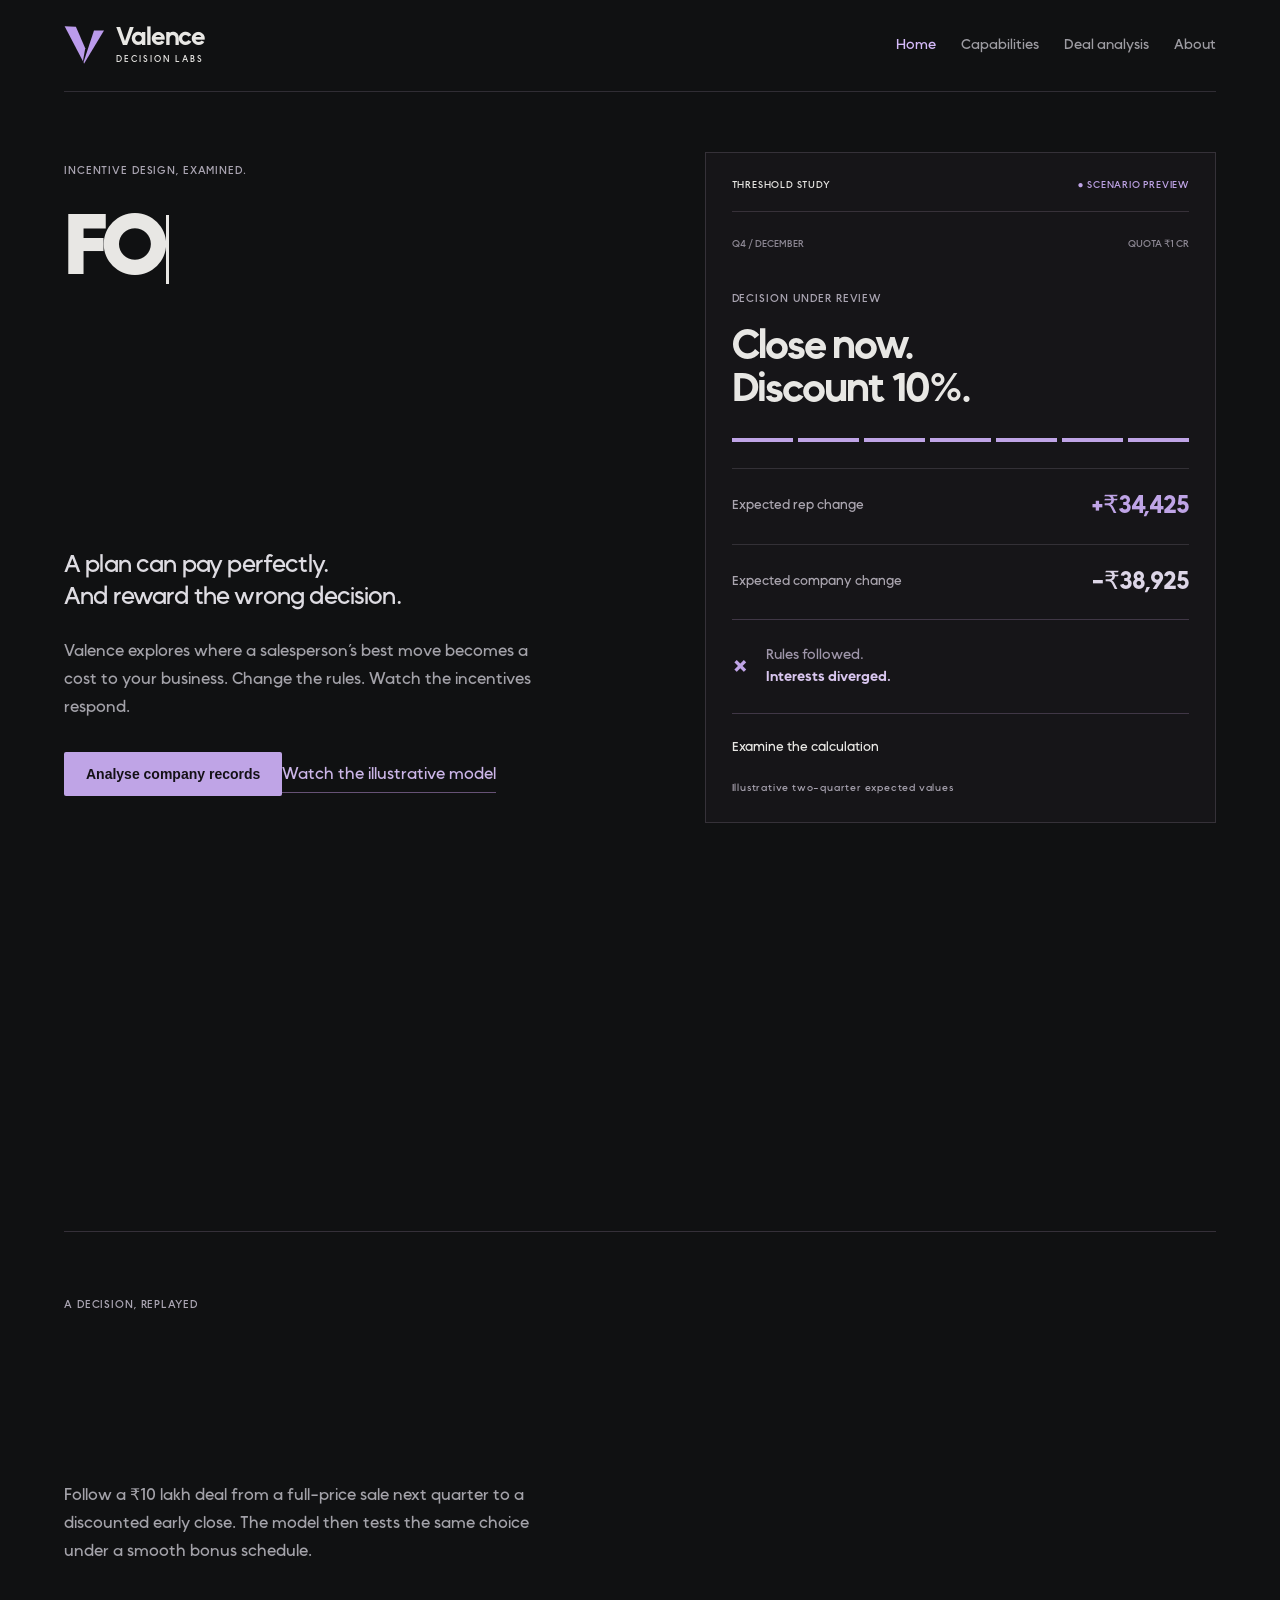
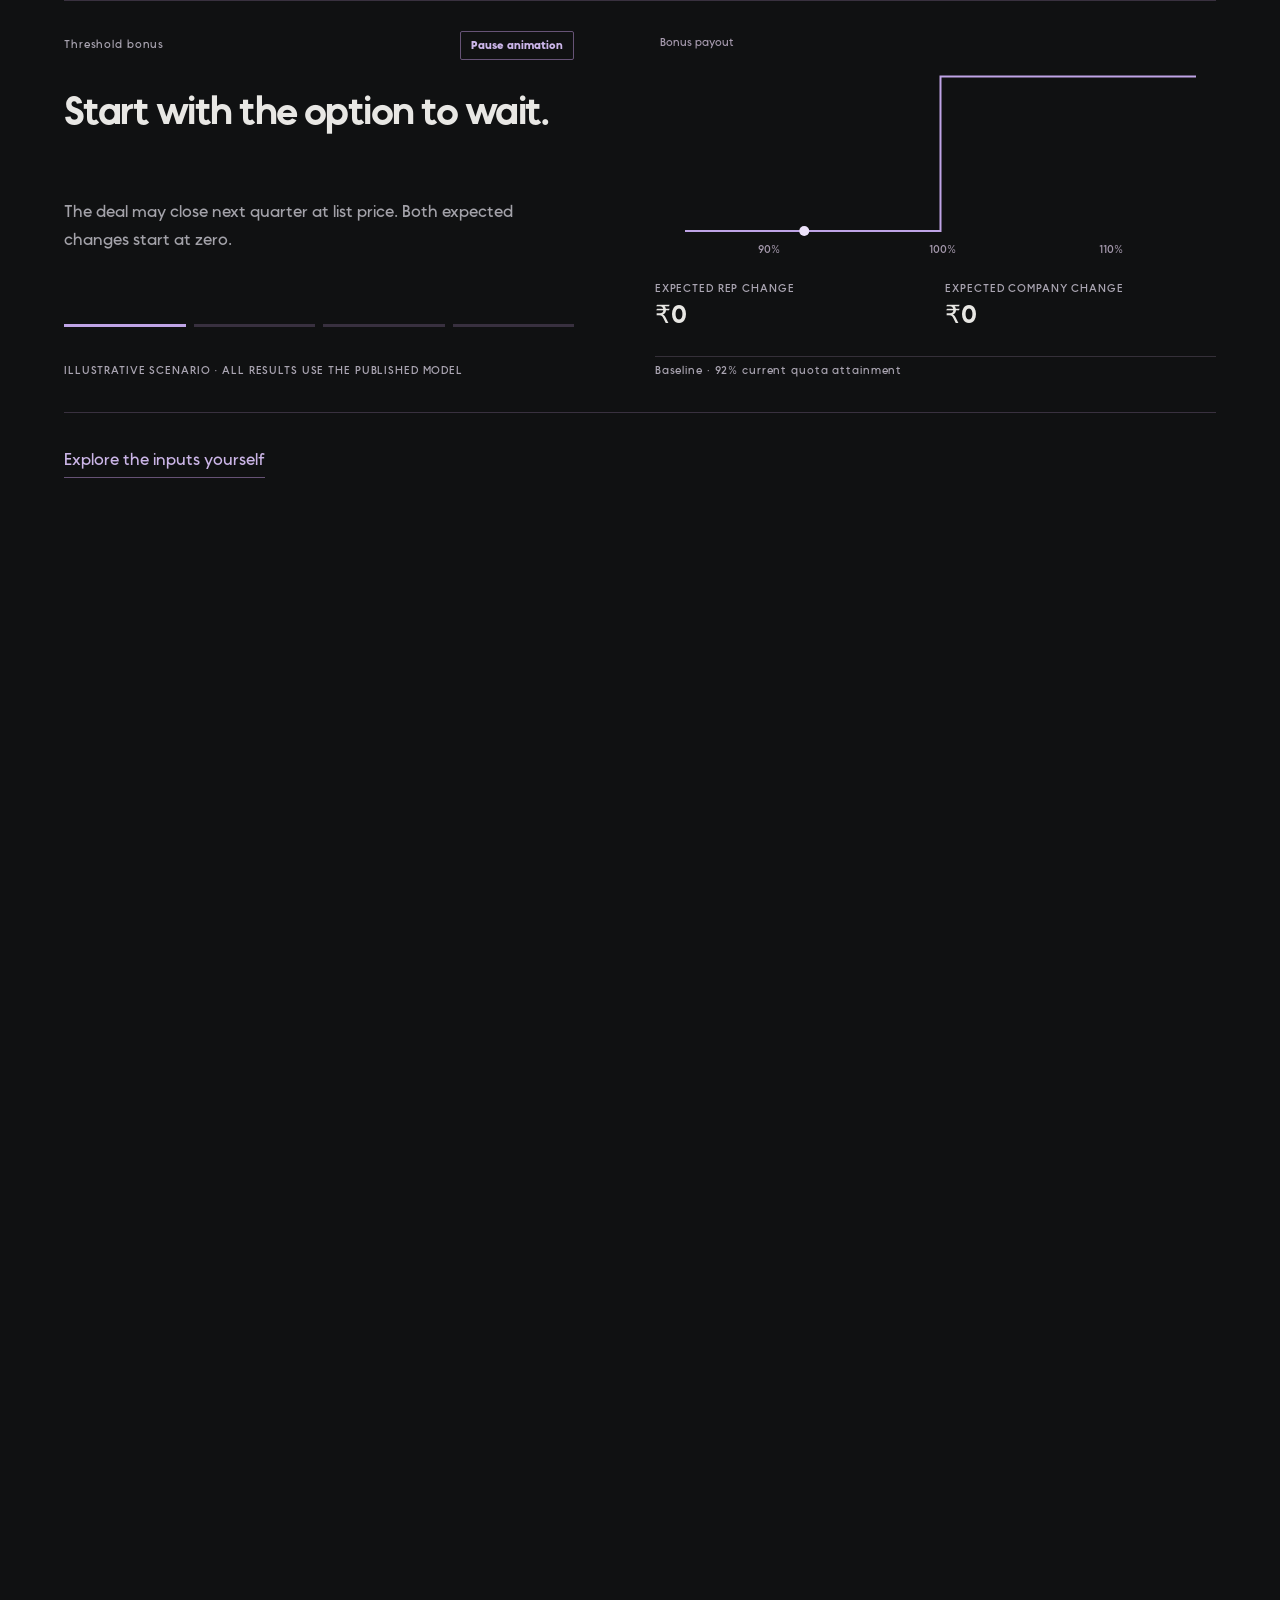
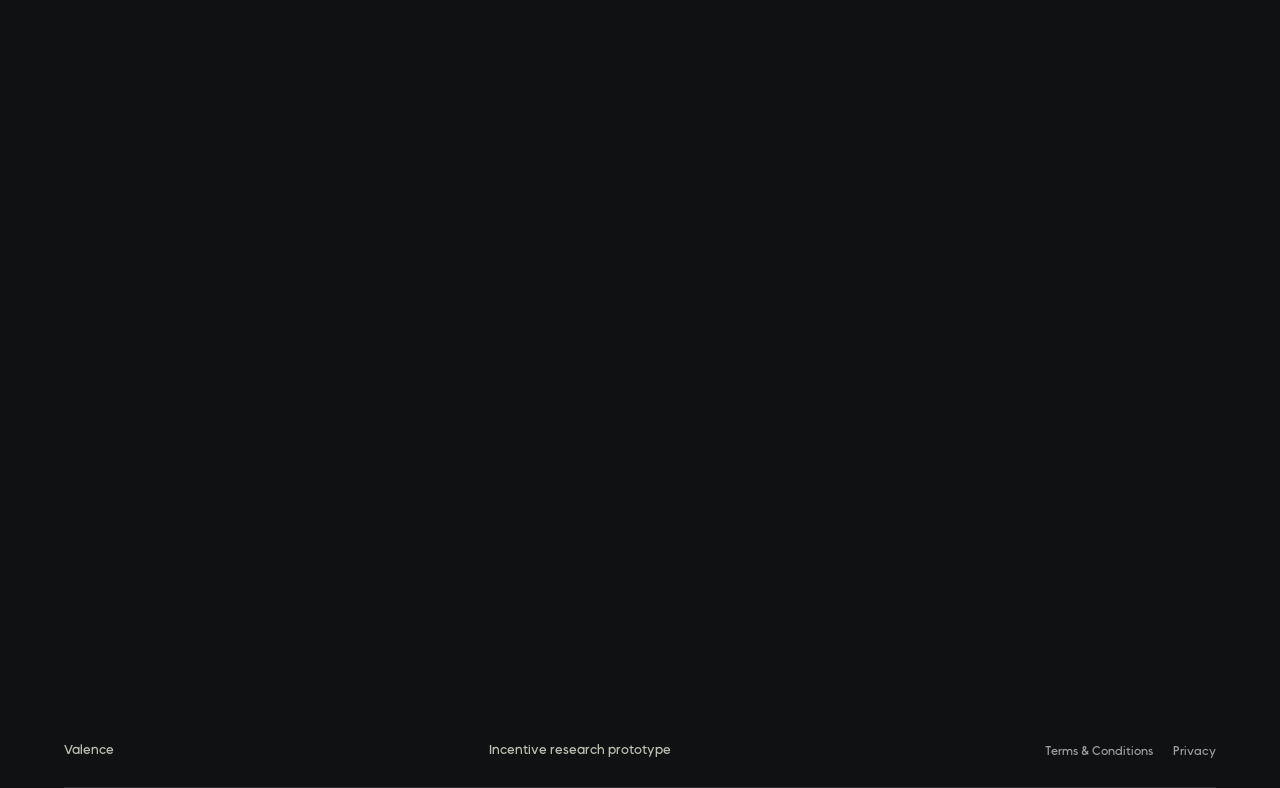
<file: index.html>
<!doctype html><html lang="en"><head><meta charset="utf-8"><meta name="referrer" content="no-referrer"><meta http-equiv="Content-Security-Policy" content="default-src 'self'; script-src 'self'; style-src 'self'; style-src-attr 'unsafe-inline'; img-src 'self'; font-src 'self'; connect-src 'none'; object-src 'none'; base-uri 'none'; form-action 'none'; frame-src 'none'"><meta name="viewport" content="width=device-width,initial-scale=1"><title>Valence | Incentive research</title><link rel="preload" href="fonts/OkineSans-Regular.otf" as="font" type="font/otf" crossorigin>
<link rel="preload" href="fonts/OkineSans-Bold.otf" as="font" type="font/otf" crossorigin>
<link rel="stylesheet" href="styles.css"></head><body><header><a class="brand" href="index.html" aria-label="Valence Decision Labs home"><img class="logo" src="logo.svg" alt="" width="40" height="40"><span class="brand-wordmark">Valence<small>Decision Labs</small></span></a><nav aria-label="Main navigation"><a href="index.html" aria-current="page">Home</a><a href="capabilities.html">Capabilities</a><a href="deal-analysis.html">Deal analysis</a><a href="about.html">About</a></nav></header><main><section class="hero"><div class="rise"><div class="micro">Incentive design, examined.</div><h1 data-type-title>FOLLOW<br>THE <em>RULES.</em><br>FIND THE<br><span class="accent">FAULT.</span></h1><p class="lead">A plan can pay perfectly.<br>And reward the wrong decision.</p><p>Valence explores where a salesperson’s best move becomes a cost to your business. Change the rules. Watch the incentives respond.</p><a class="cta" href="deal-analysis.html">Analyse company records</a><a class="text-link" href="#lab">Watch the illustrative model</a></div><div class="study" aria-label="Illustrative incentive conflict"><div class="study-head"><span>THRESHOLD STUDY</span><span class="live">● SCENARIO PREVIEW</span></div><div class="timeline"><span>Q4 / DECEMBER</span><span>QUOTA ₹1 CR</span></div><div class="deal"><small>DECISION UNDER REVIEW</small><h3>Close now.<br>Discount 10%.</h3><div class="path"><span></span><span></span><span></span><span></span><span></span><span></span><span></span></div></div><div class="readout"><span>Expected rep change</span><strong class="bonus">+₹34,425</strong></div><div class="readout"><span>Expected company change</span><strong>−₹38,925</strong></div><div class="finding"><span class="cross">×</span><span>Rules followed.<br><b>Interests diverged.</b></span></div><a class="study-link" href="#lab">Examine the calculation </a><small class="study-note">Illustrative two-quarter expected values</small></div></section><section class="principle reveal"><div class="micro">The question behind the calculation</div><p>What happens when the most rewarding choice<br>is the <span>least valuable one?</span></p></section><section id="lab" class="lab"><div class="micro">A decision, replayed</div><h2 class="word-reveal">Watch the reward<br><em>change the decision.</em></h2><p>Follow a ₹10 lakh deal from a full-price sale next quarter to a discounted early close. The model then tests the same choice under a smooth bonus schedule.</p><div class="auto-lab" data-auto-demo><div><div class="auto-status"><small data-demo-rule>Threshold bonus</small><button type="button" class="pause-demo secondary" aria-pressed="false">Pause animation</button></div><h3 data-demo-title>Start with the option to wait.</h3><p data-demo-description>The deal can close next quarter at list price. This is the comparison baseline.</p><div class="auto-track" aria-hidden="true"><span></span><span></span><span></span><span></span></div><small>ILLUSTRATIVE SCENARIO · ALL RESULTS USE THE PUBLISHED MODEL</small></div><div><canvas class="demo-curve" role="img" aria-label="Bonus curve and the deal’s quota position"></canvas><div class="metric-row"><div><small>EXPECTED REP CHANGE</small><strong data-demo-rep>₹0</strong></div><div><small>EXPECTED COMPANY CHANGE</small><strong data-demo-company>₹0</strong></div></div><small data-demo-detail>Baseline · 92% current quota attainment</small></div></div><a class="text-link" href="capabilities.html#interactive-lab">Explore the inputs yourself</a></section><section id="case" class="case reveal"><div class="micro">Published field evidence / Safelite Glass</div><h2>When changing the pay rule<br><em>changed the work.</em></h2><div class="case-grid"><div><p>Safelite Glass moved installers from hourly wages to a piece-rate system with a guaranteed minimum. Edward Lazear studied the transition using company personnel and output records.</p><p>Productivity rose. The analysis attributed the improvement to both changed effort and changes in the workforce attracted and retained by the pay system.</p></div><div><p>The lesson for incentive design is to examine behaviour alongside payout cost. A rule can change how people work and who chooses to participate. Valence’s model explores one narrow mechanism: discounting to bring a deal forward.</p><p>This is a historical research case. The study evaluates Safelite’s pay change and does not test Valence.</p><a href="https://doi.org/10.1257/aer.90.5.1346" target="_blank" rel="noopener">Read Lazear, Performance Pay and Productivity </a><p><small>American Economic Review, 90(5), 1346–1361, 2000.</small></p></div></div></section>
<section id="notes" class="reveal"><div class="micro">Assumptions & interpretation</div><h2>Inspect the <em>mechanism.</em></h2>
<details open><summary>Two choices, two quarters</summary><p>Wait: the deal closes next quarter at list price with the selected probability. Bring forward: it closes this quarter with probability 20% + 2.5 percentage points per 1% discount, capped at 95%. If it fails to close early, it can still close next quarter at list price with the same baseline probability. This response to discount is an illustrative assumption.</p></details>
<details><summary>What enters pay and company contribution?</summary><p>Sales commission is 3% of revenue. Current bookings are fixed; next-quarter other bookings are assumed zero. Rep pay includes commission and the incremental current-quarter bonus. Company contribution deducts fixed deal costs, commission, and incremental bonus. Both choices are evaluated across the two quarters without time discounting. Expected changes are bring-forward minus wait; a negative company value means a loss under these assumptions.</p></details>
<details><summary>Three payout structures</summary><p>Threshold: the target bonus pays at 100% attainment. Accelerator: bonus increases linearly from zero at 90% attainment to the target at 110%, continuing above it. Smooth: bonus rises from zero at 90% to the target at 110% along a cubic Bézier with normalized control points (0,0), (⅓,0), (⅔,1), (1,1), then stays capped. The threshold retains its genuine discontinuity.</p></details>
<details><summary>What the search establishes</summary><p>The search compares discounts from 0% to 30% in 0.5 percentage-point steps against waiting. It reports the highest modeled expected rep pay, plus the best modeled company choice. This bounded search demonstrates incentives within the stated model. It does not predict a particular employee’s actions or establish a globally optimal compensation plan.</p></details></section></main><section class="closing reveal"><div class="micro">Valence / Research prototype</div><h2>Make the next<br><em>move visible.</em></h2><a class="cta" href="capabilities.html#interactive-lab">Try the interactive laboratory</a></section><footer><a href="index.html">Valence</a><span>Incentive research prototype</span><nav aria-label="Legal"><a href="terms.html">Terms &amp; Conditions</a><a href="privacy.html">Privacy</a></nav></footer><script src="model.js"></script><script src="app.js"></script></body></html>
</file>
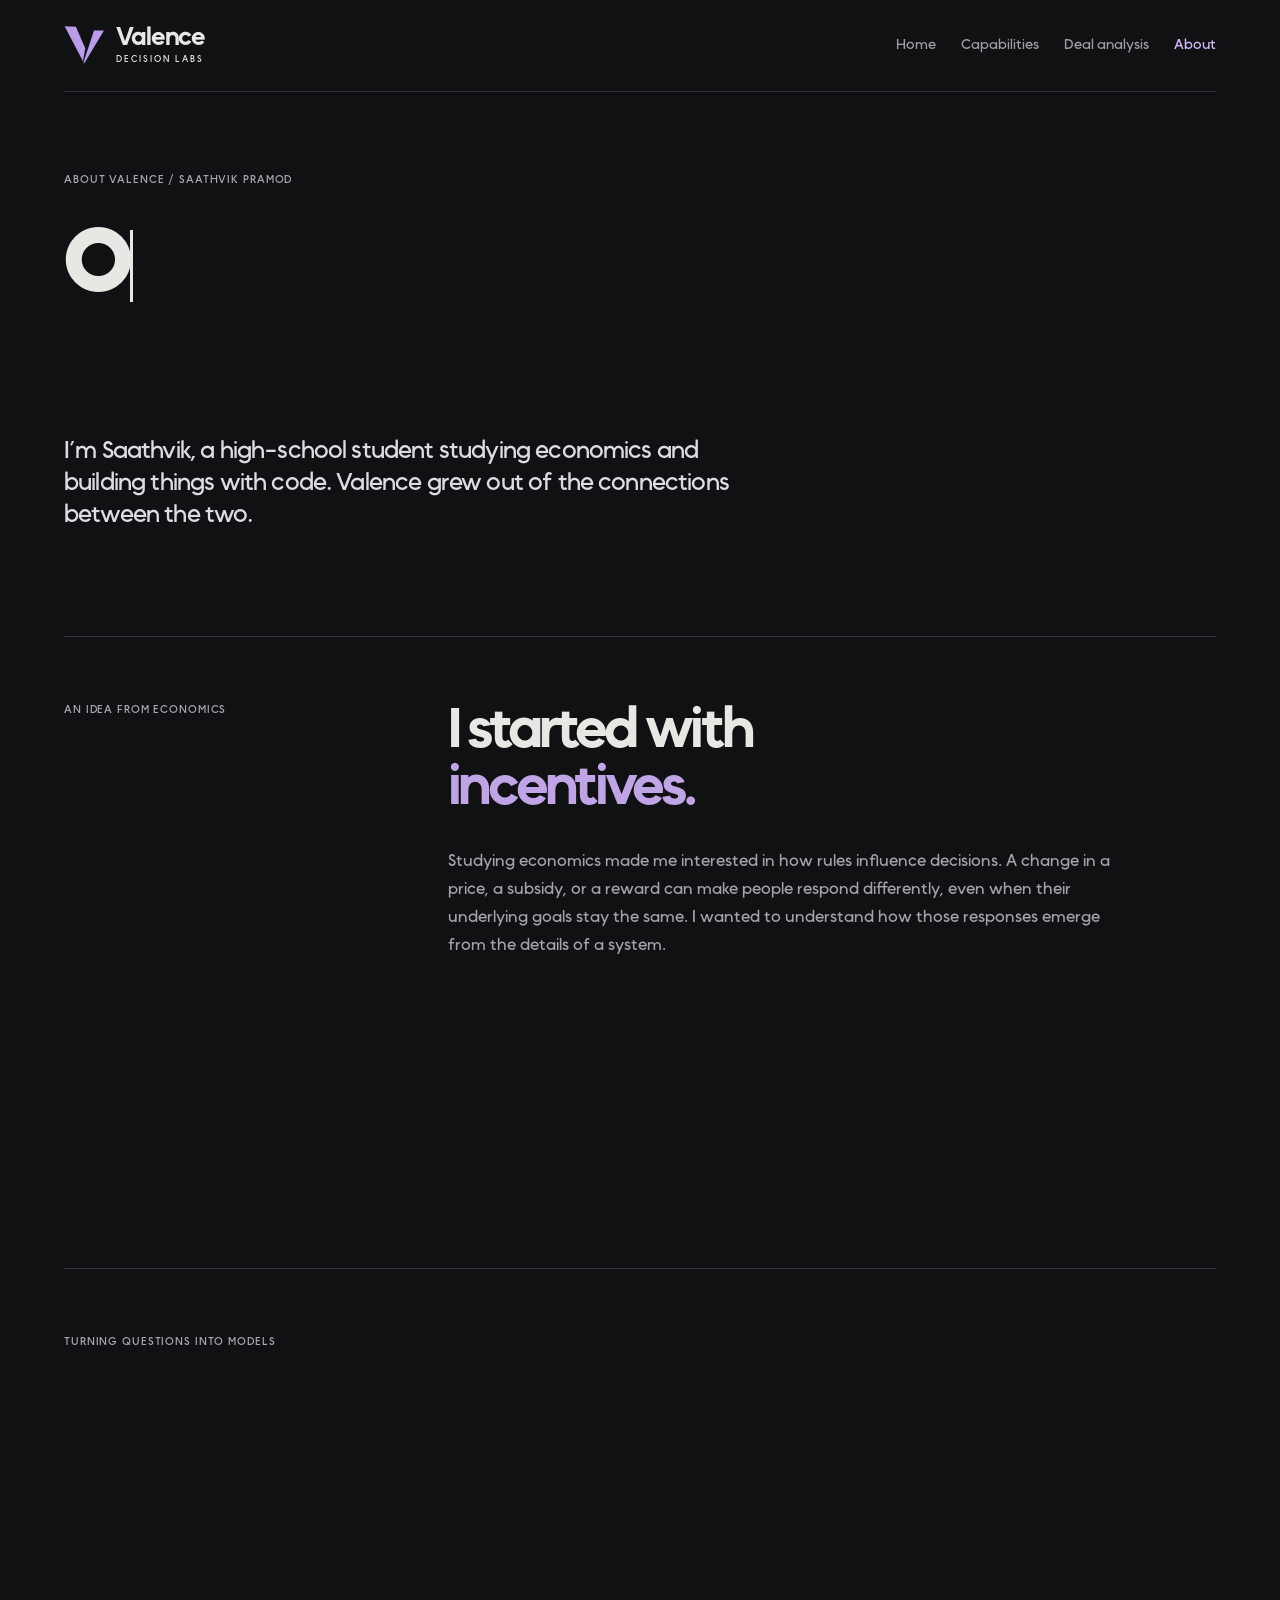
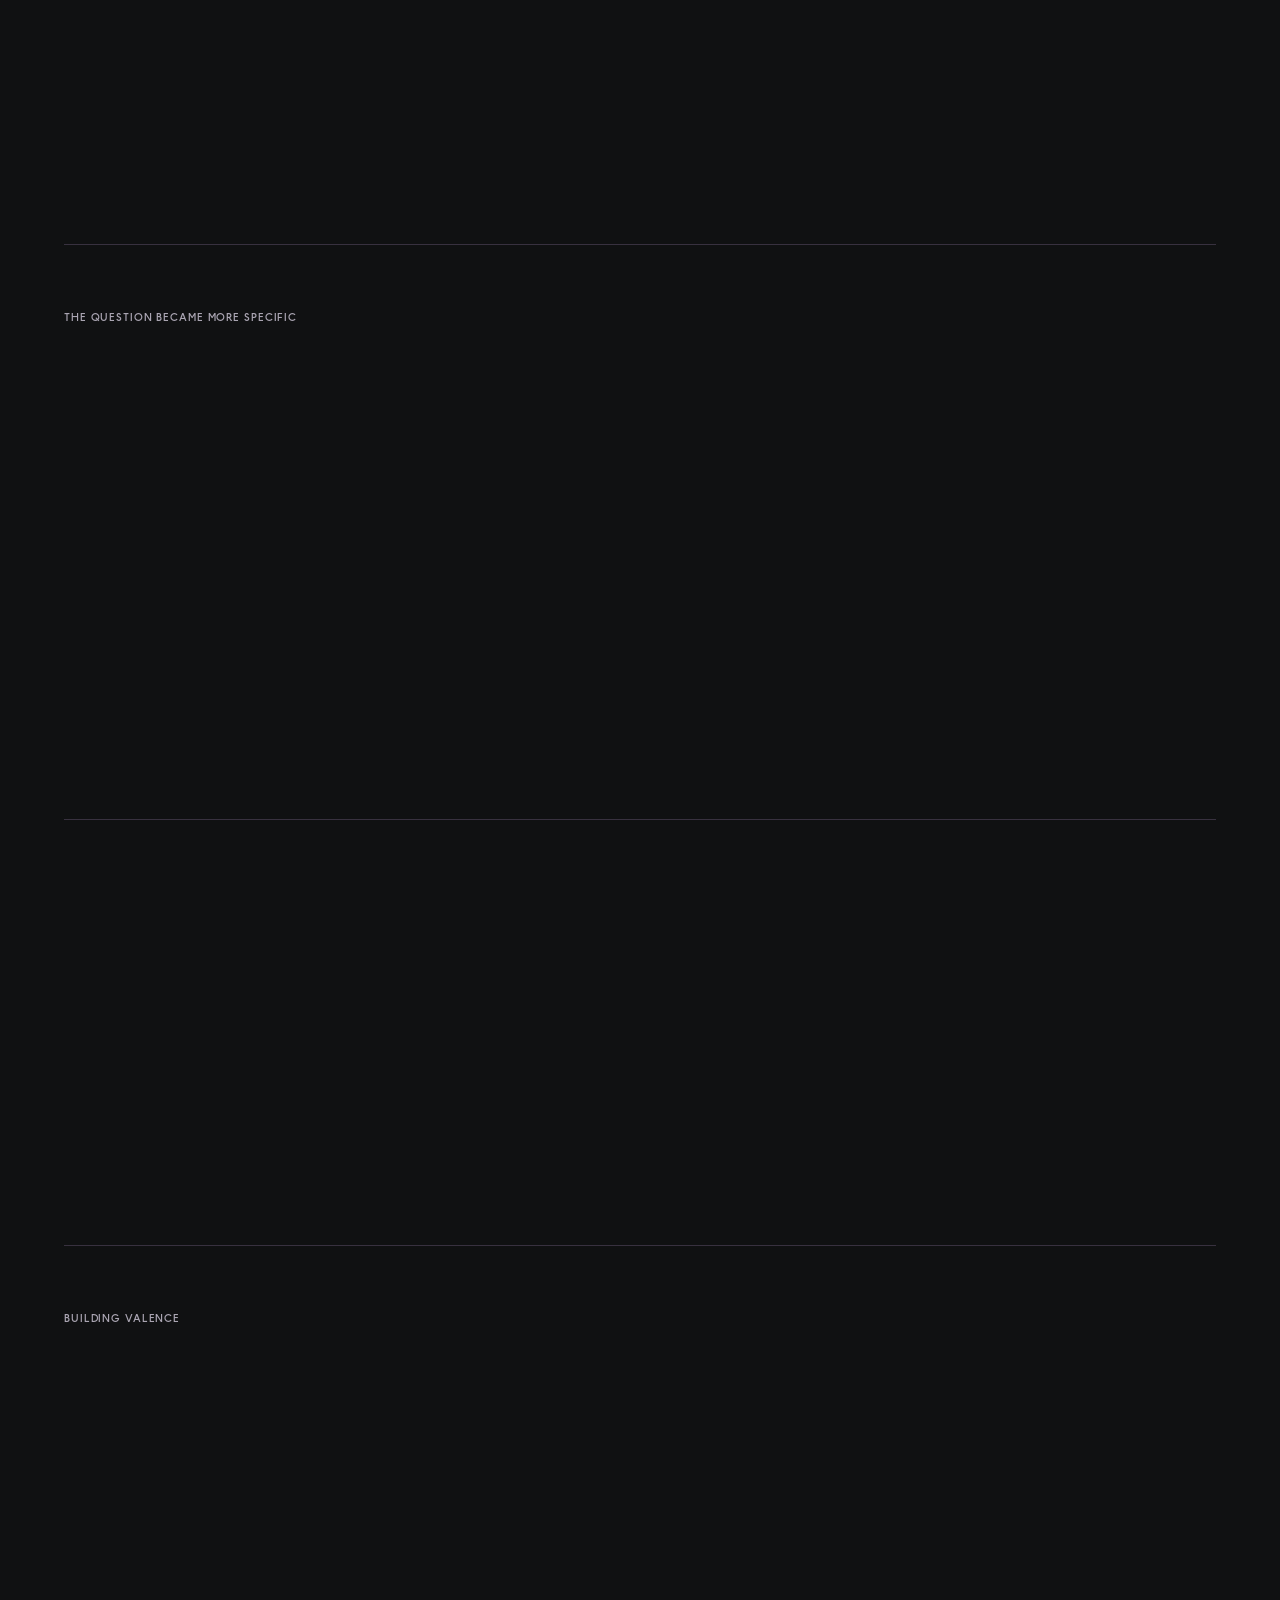
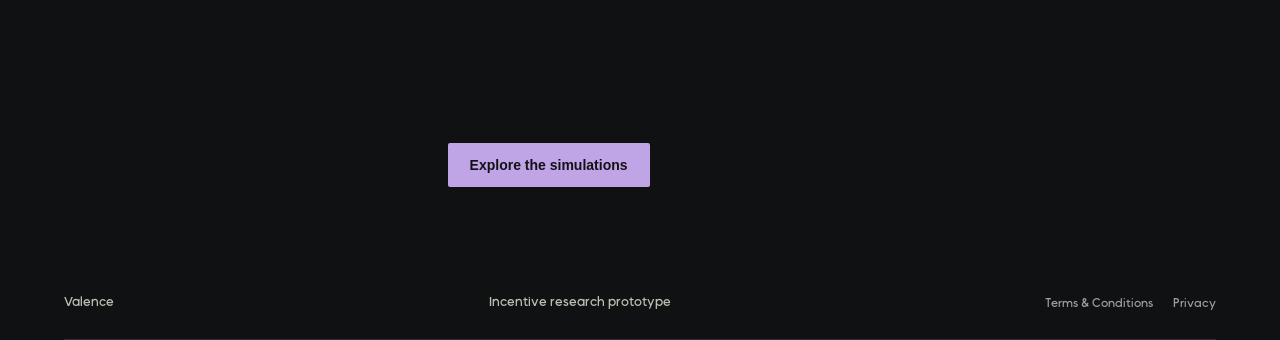
<file: about.html>
<!doctype html><html lang="en"><head><meta charset="utf-8"><meta name="referrer" content="no-referrer"><meta http-equiv="Content-Security-Policy" content="default-src 'self'; script-src 'self'; style-src 'self'; style-src-attr 'unsafe-inline'; img-src 'self'; font-src 'self'; connect-src 'none'; object-src 'none'; base-uri 'none'; form-action 'none'; frame-src 'none'"><meta name="viewport" content="width=device-width,initial-scale=1"><title>About | Valence</title><link rel="preload" href="fonts/OkineSans-Regular.otf" as="font" type="font/otf" crossorigin>
<link rel="preload" href="fonts/OkineSans-Bold.otf" as="font" type="font/otf" crossorigin>
<link rel="stylesheet" href="styles.css"></head><body><header><a class="brand" href="index.html" aria-label="Valence Decision Labs home"><img class="logo" src="logo.svg" alt="" width="40" height="40"><span class="brand-wordmark">Valence<small>Decision Labs</small></span></a><nav aria-label="Main navigation"><a href="index.html">Home</a><a href="capabilities.html">Capabilities</a><a href="deal-analysis.html">Deal analysis</a><a href="about.html" aria-current="page">About</a></nav></header><main>
<section class="about-intro"><div class="micro">About Valence / Saathvik Pramod</div><h1 data-type-title>One question<br>led to <em>another.</em></h1><p class="lead">I’m Saathvik, a high-school student studying economics and building things with code. Valence grew out of the connections between the two.</p></section>
<section class="about-story"><div class="micro">An idea from economics</div><div><h2 class="word-reveal">I started with<br><em>incentives.</em></h2><p class="reveal">Studying economics made me interested in how rules influence decisions. A change in a price, a subsidy, or a reward can make people respond differently, even when their underlying goals stay the same. I wanted to understand how those responses emerge from the details of a system.</p><p class="reveal">During my logistics internship with Kochi Holdings, that interest became more practical. I worked on market-entry comparisons involving customs arrangements, duty deferral, and working capital. Evaluating the alternatives meant looking closely at how each arrangement worked and when its costs would arise.</p><p class="reveal">That gave me a concrete way to think about something I had encountered in class. To understand a decision, I needed to understand the terms under which someone was making it.</p></div></section>
<section class="about-story"><div class="micro">Turning questions into models</div><div><h2 class="word-reveal">I wanted to<br><em>change the inputs.</em></h2><p class="reveal">I carried that interest into my own coding projects. With Ceteris, I built a tool for constructing and exploring economic diagrams. It let me turn relationships I was studying into something people could work with themselves.</p><p class="reveal">Causal Playground took a related question further. I could set up an underlying model, generate data, and examine how different statistical methods produced different estimates. Building it made the assumptions behind a result much harder to ignore.</p><p class="reveal">I began thinking about other economic questions I could explore this way. If a small change in an assumption could change an estimate, what might a small change in a commercial rule do to the choices people made?</p></div></section>
<section class="about-story"><div class="micro">The question became more specific</div><div><h2 class="word-reveal">Then I thought about<br><em>who writes the rules.</em></h2><p class="reveal">My research into consumer algorithms and contract complexity brought me back to the relationship between a decision and its terms. I was exploring how better computational tools might change the incentives of the businesses whose offers those tools evaluate.</p><p class="reveal">From there, I started thinking about compensation. A company writes a commission plan to encourage sales. A salesperson makes decisions within that plan. But the company’s objective and the salesperson’s reward are different quantities.</p><p class="reveal">A bonus threshold offered a specific question to model. Could offering a discount to close a deal before quarter-end increase the salesperson’s pay while reducing the company’s contribution from the sale?</p></div></section>
<section class="about-question"><p class="word-reveal">What would the plan reward<br>someone for doing?<br><em>What would that choice cost?</em></p></section>
<section class="about-story"><div class="micro">Building Valence</div><div><h2 class="word-reveal">That became<br><em>the first simulation.</em></h2><p class="reveal">Valence is my attempt to make that question inspectable. The prototype compares deal timing, discounts, and bonus structures, then shows how the same choice affects expected salesperson pay and company contribution.</p><p class="reveal">It brings together the things I’ve been working on: using economics to frame a question, code to explore it, and explicit assumptions to explain the answer. I’m building it as a high-school student, with a focused model that I can keep testing and improving.</p><p class="reveal">The question I started with has become more precise. When we put a reward in front of someone, what decision are we actually making worthwhile?</p><a class="cta" href="capabilities.html">Explore the simulations</a></div></section>
</main><footer><a href="index.html">Valence</a><span>Incentive research prototype</span><nav aria-label="Legal"><a href="terms.html">Terms &amp; Conditions</a><a href="privacy.html">Privacy</a></nav></footer><script src="app.js"></script></body></html>
</file>
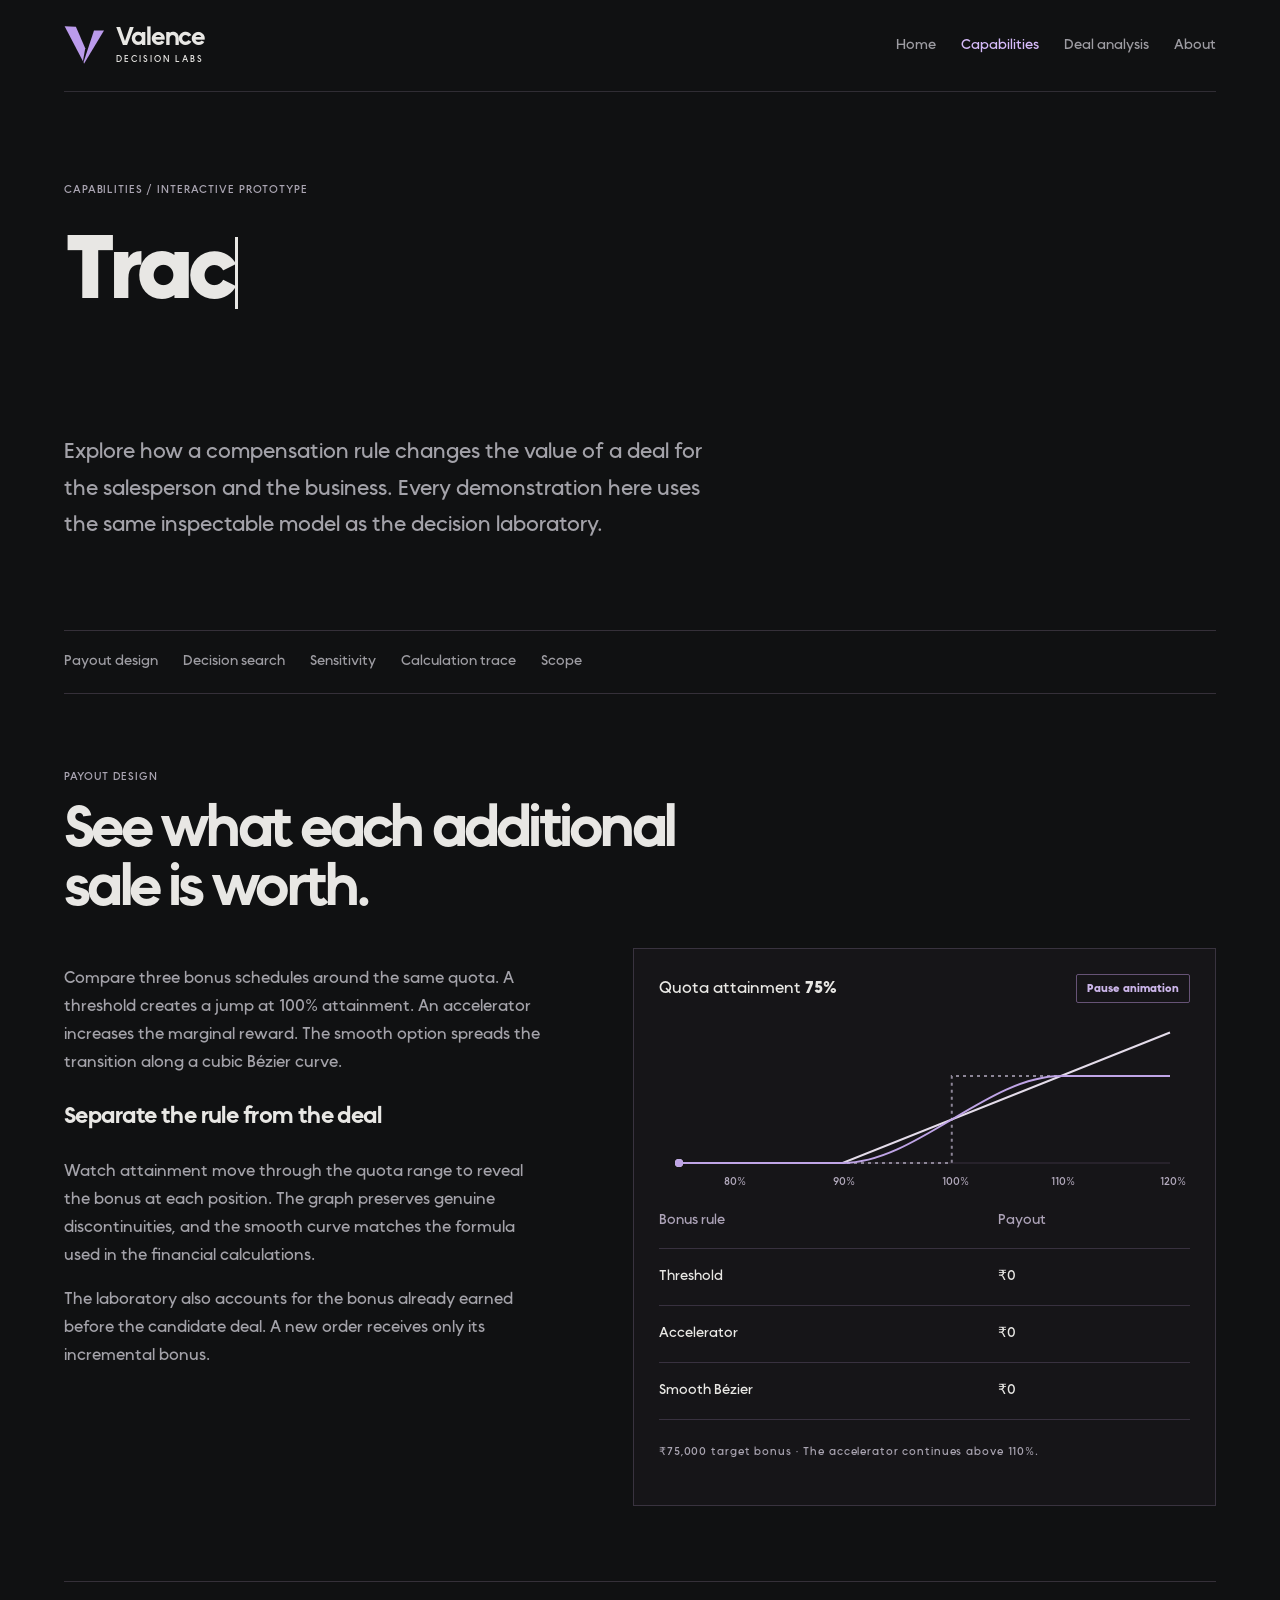
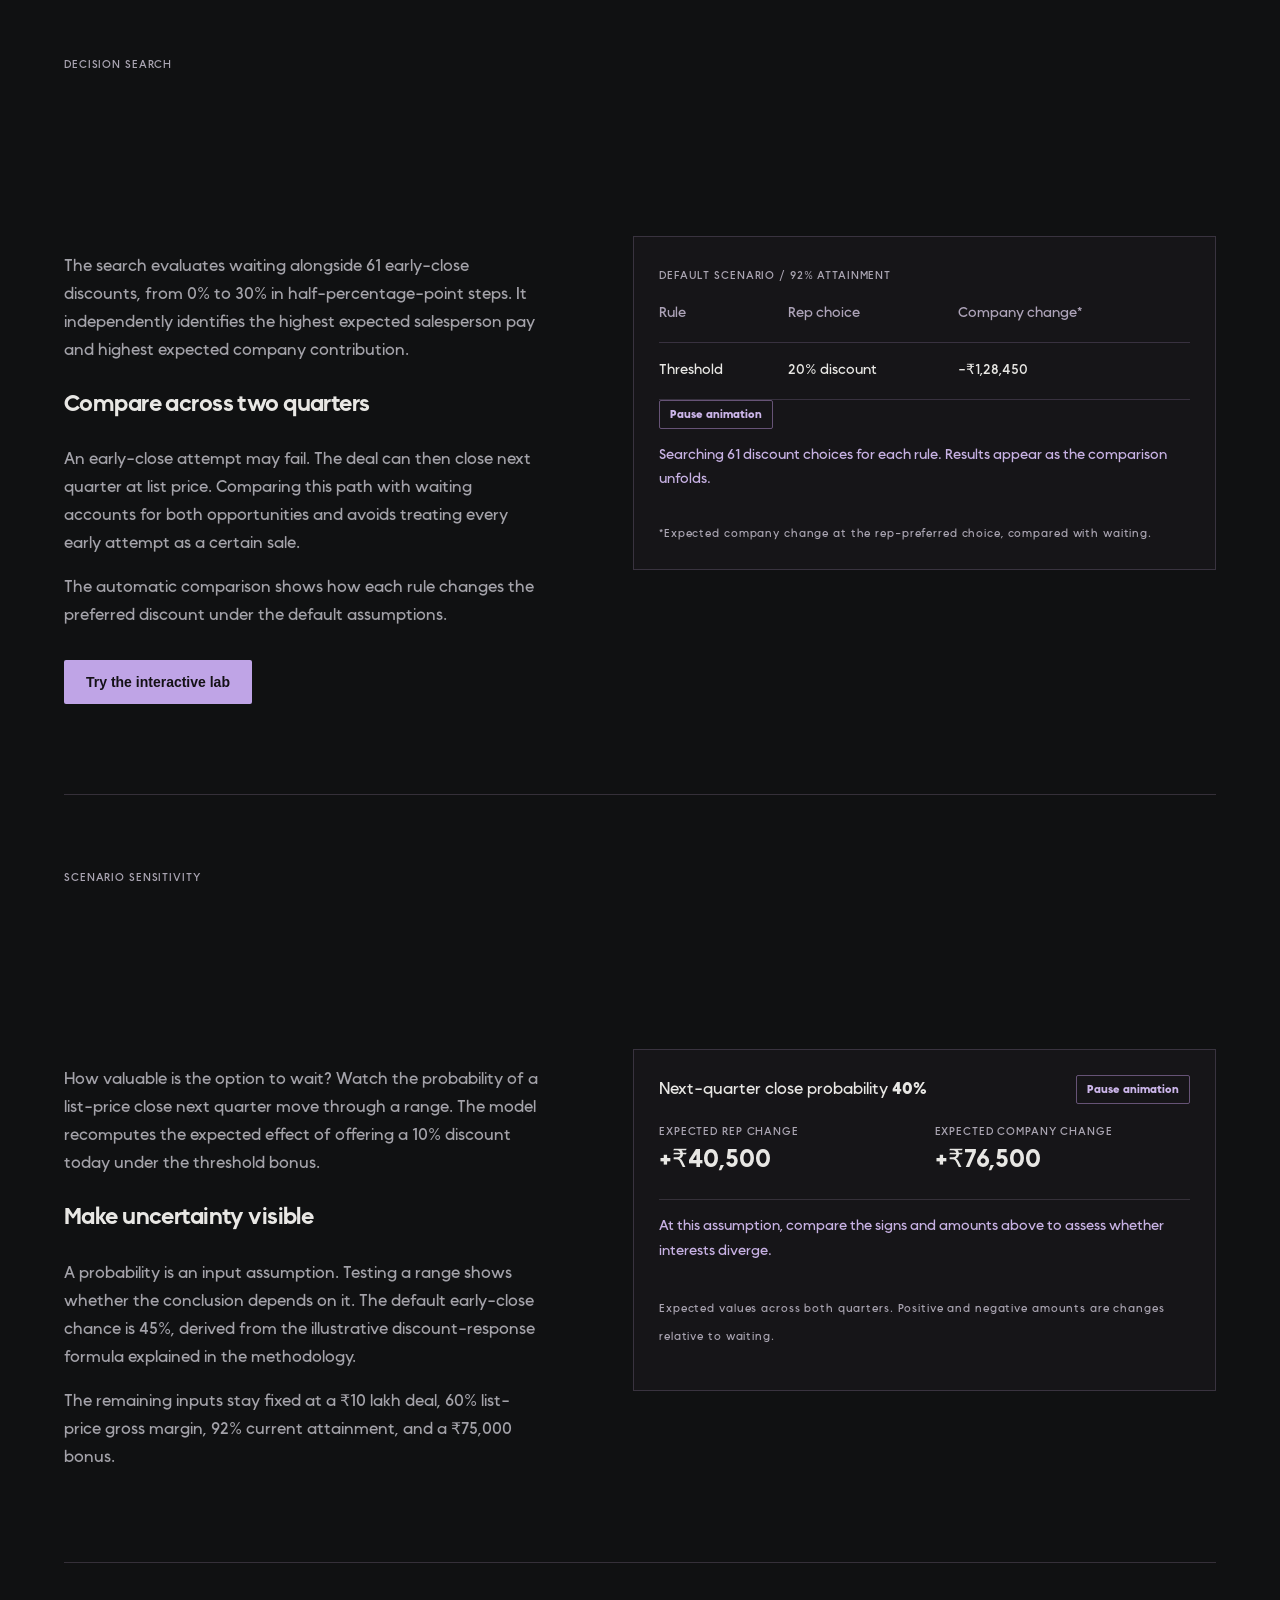
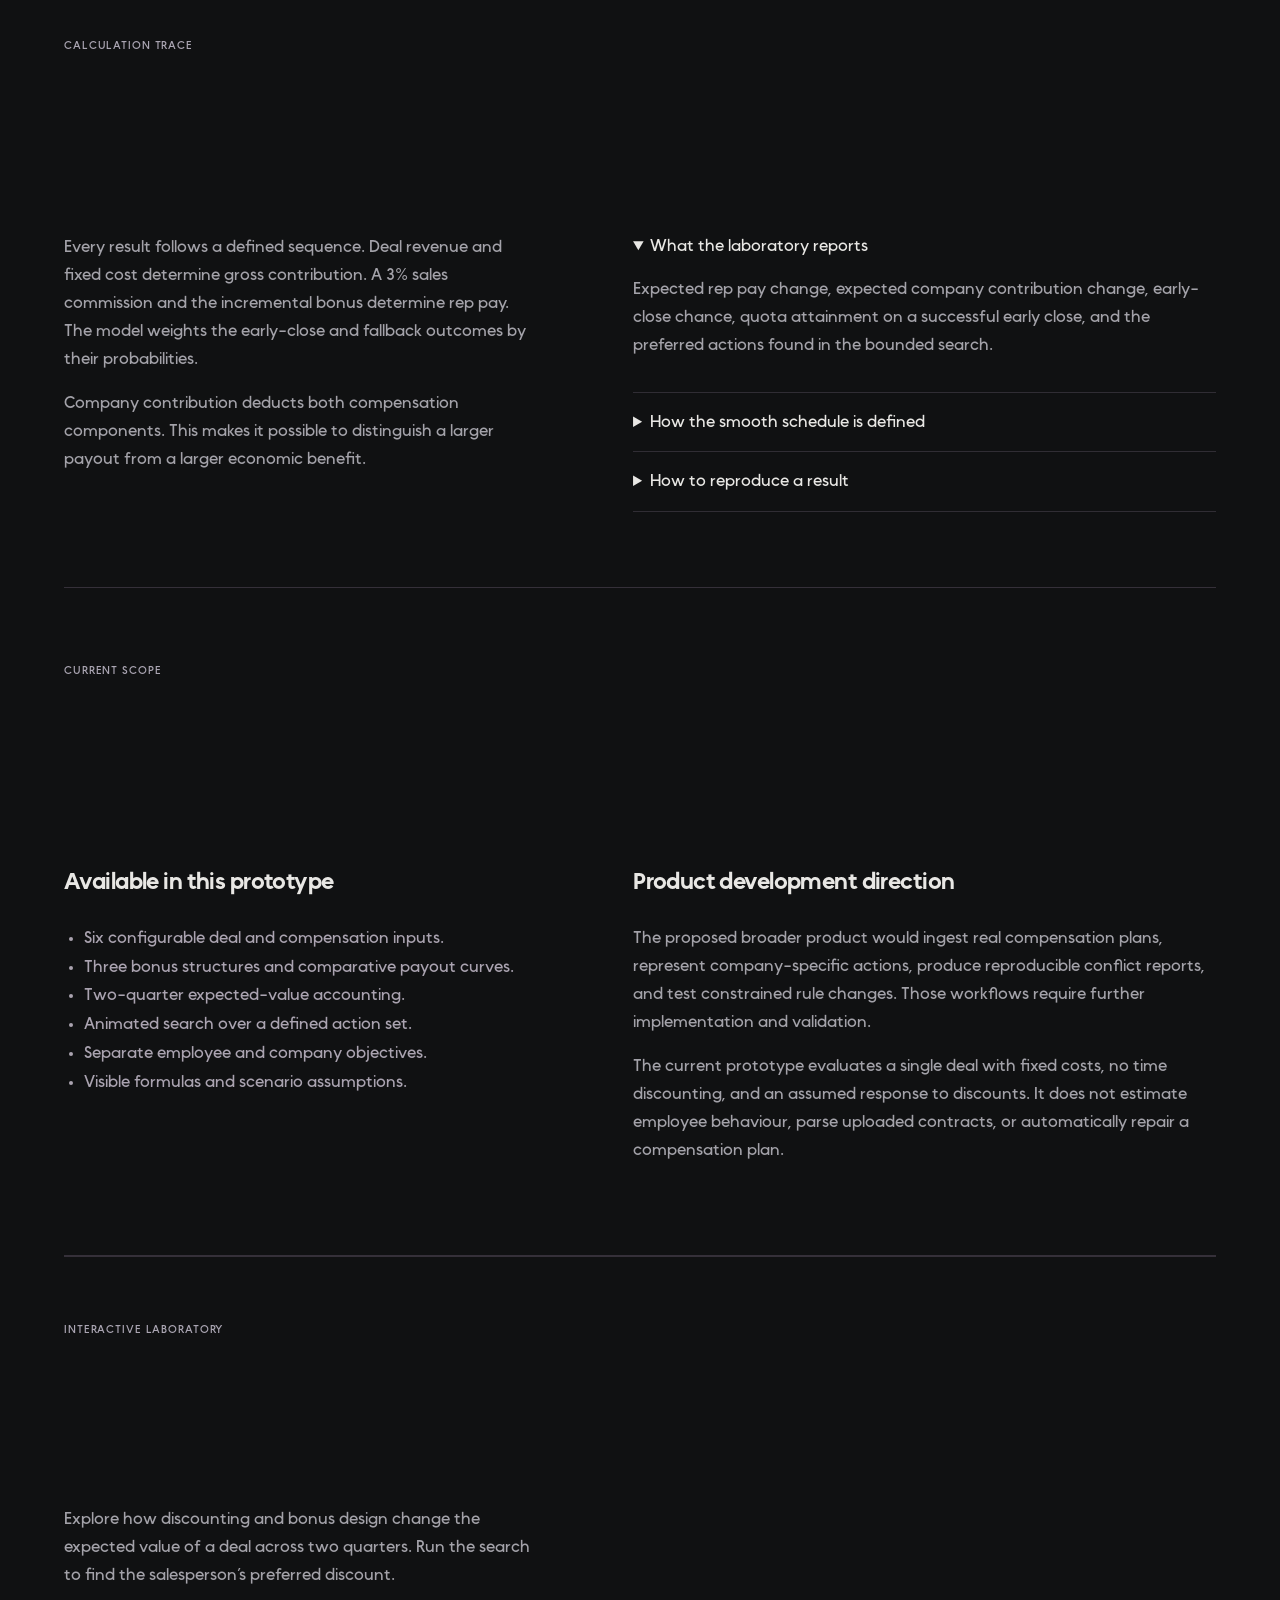
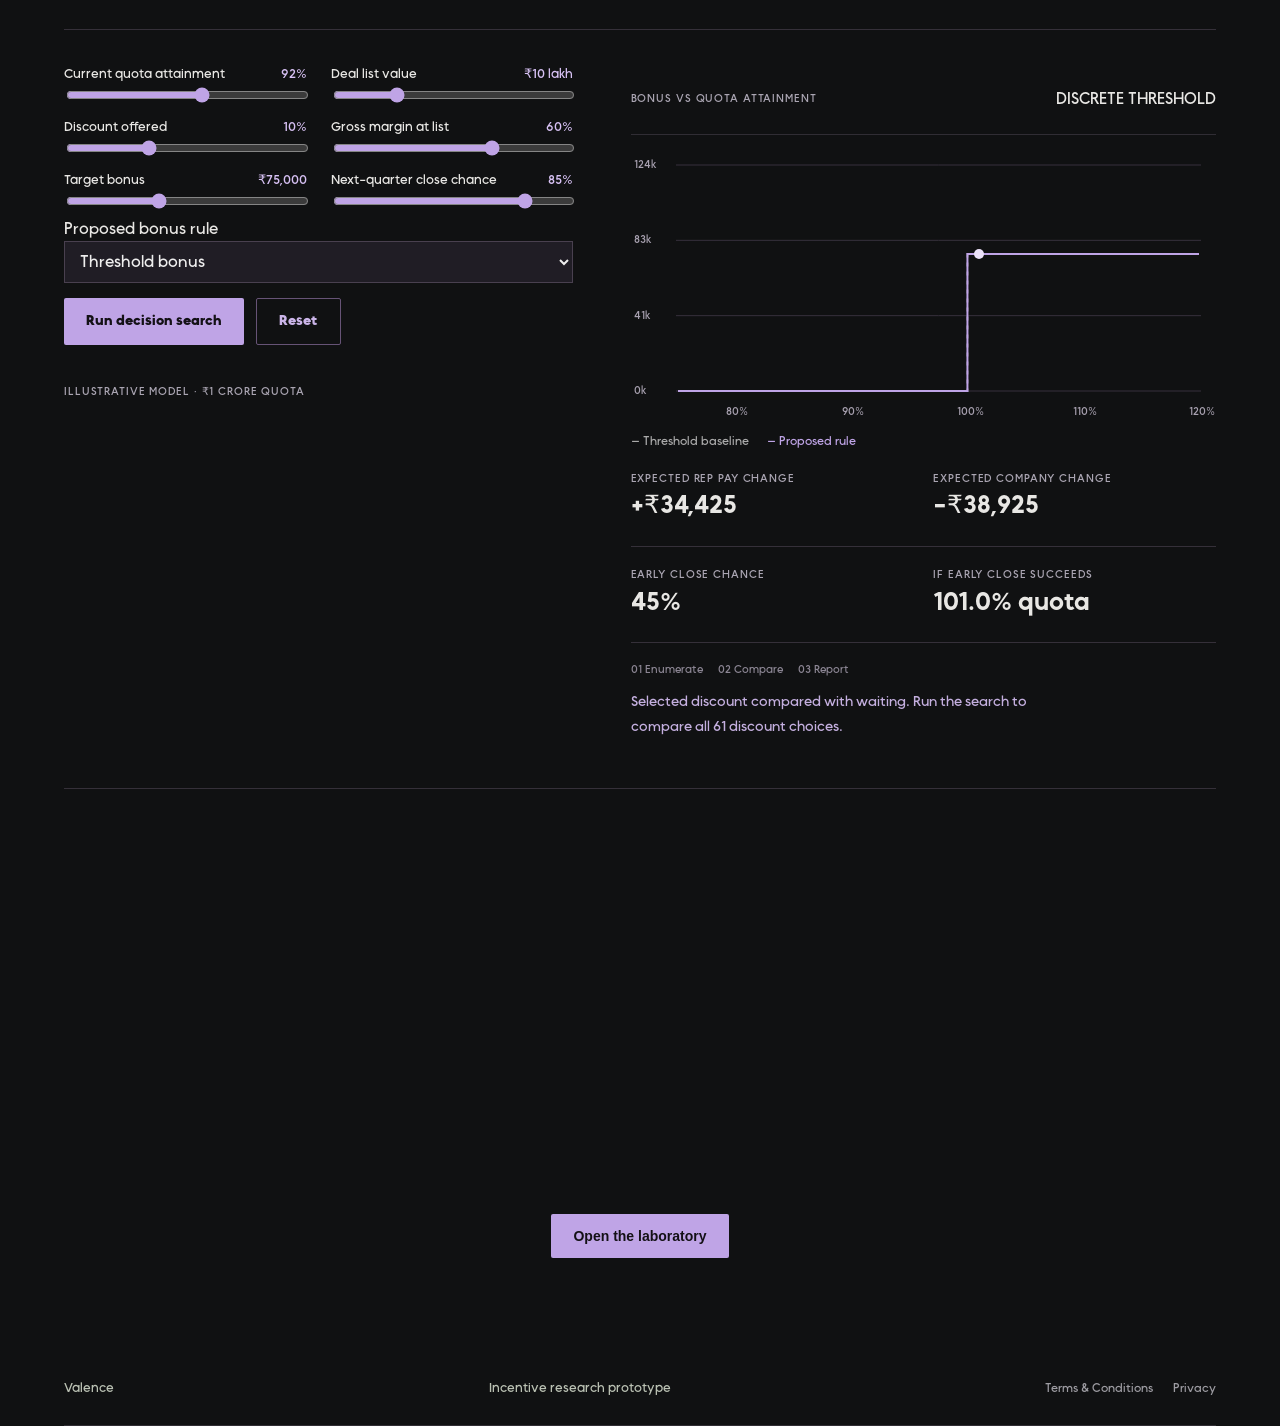
<file: capabilities.html>
<!doctype html>
<html lang="en">
<head>
<meta charset="utf-8"><meta name="referrer" content="no-referrer"><meta http-equiv="Content-Security-Policy" content="default-src 'self'; script-src 'self'; style-src 'self'; style-src-attr 'unsafe-inline'; img-src 'self'; font-src 'self'; connect-src 'none'; object-src 'none'; base-uri 'none'; form-action 'none'; frame-src 'none'"><meta name="viewport" content="width=device-width,initial-scale=1">
<title>Capabilities | Valence</title>
<meta name="description" content="Explore Valence’s incentive model, payout comparisons, decision search and scenario sensitivity.">
<link rel="preload" href="fonts/OkineSans-Regular.otf" as="font" type="font/otf" crossorigin>
<link rel="preload" href="fonts/OkineSans-Bold.otf" as="font" type="font/otf" crossorigin>
<link rel="stylesheet" href="styles.css">
</head>
<body>
<header><a class="brand" href="index.html" aria-label="Valence Decision Labs home"><img class="logo" src="logo.svg" alt="" width="40" height="40"><span class="brand-wordmark">Valence<small>Decision Labs</small></span></a><nav aria-label="Main navigation"><a href="index.html">Home</a><a href="capabilities.html" aria-current="page">Capabilities</a><a href="deal-analysis.html">Deal analysis</a><a href="about.html">About</a></nav></header>
<main>
<section class="cap-intro"><div class="micro">Capabilities / Interactive prototype</div><h1 data-type-title>Trace the reward.<br><span class="accent">Understand the choice.</span></h1><p>Explore how a compensation rule changes the value of a deal for the salesperson and the business. Every demonstration here uses the same inspectable model as the decision laboratory.</p></section>
<nav class="cap-jump" aria-label="Capabilities sections"><a href="#rules">Payout design</a><a href="#search">Decision search</a><a href="#sensitivity">Sensitivity</a><a href="#evidence">Calculation trace</a><a href="#scope">Scope</a></nav>
<section id="rules" class="cap-section"><div class="micro">Payout design</div><h2 class="word-reveal">See what each additional<br>sale is worth.</h2><div class="cap-split"><div><p>Compare three bonus schedules around the same quota. A threshold creates a jump at 100% attainment. An accelerator increases the marginal reward. The smooth option spreads the transition along a cubic Bézier curve.</p><h3>Separate the rule from the deal</h3><p>Watch attainment move through the quota range to reveal the bonus at each position. The graph preserves genuine discontinuities, and the smooth curve matches the formula used in the financial calculations.</p><p>The laboratory also accounts for the bonus already earned before the candidate deal. A new order receives only its incremental bonus.</p></div><div class="cap-demo"><div class="auto-status"><span>Quota attainment <strong id="cap-attainment-value">100%</strong></span><button class="pause-demo secondary" type="button" aria-pressed="false">Pause animation</button></div><canvas id="cap-curve" role="img" aria-label="Three bonus schedules across quota attainment"></canvas><div class="cap-table-wrap"><table class="cap-table"><thead><tr><th>Bonus rule</th><th>Payout</th></tr></thead><tbody id="payout-rows"></tbody></table></div><p><small>₹75,000 target bonus · The accelerator continues above 110%.</small></p></div></div></section>
<section id="search" class="cap-section"><div class="micro">Decision search</div><h2 class="word-reveal">Compare the best move<br>for each side.</h2><div class="cap-split"><div><p>The search evaluates waiting alongside 61 early-close discounts, from 0% to 30% in half-percentage-point steps. It independently identifies the highest expected salesperson pay and highest expected company contribution.</p><h3>Compare across two quarters</h3><p>An early-close attempt may fail. The deal can then close next quarter at list price. Comparing this path with waiting accounts for both opportunities and avoids treating every early attempt as a certain sale.</p><p>The automatic comparison shows how each rule changes the preferred discount under the default assumptions.</p><a href="#interactive-lab" class="cta">Try the interactive lab </a></div><div class="cap-demo" data-auto-search><small>DEFAULT SCENARIO / 92% ATTAINMENT</small><div class="cap-table-wrap"><table class="cap-table"><thead><tr><th>Rule</th><th>Rep choice</th><th>Company change*</th></tr></thead><tbody id="search-rows"><tr><td colspan="3">Preparing the comparison…</td></tr></tbody></table></div><button class="pause-demo secondary" type="button" aria-pressed="false">Pause animation</button><p class="cap-feedback" id="cap-search-status" role="status" aria-live="polite">The comparison plays automatically, one rule at a time.</p><small>*Expected company change at the rep-preferred choice, compared with waiting.</small></div></div></section>
<section id="sensitivity" class="cap-section"><div class="micro">Scenario sensitivity</div><h2 class="word-reveal">An assumption changes.<br>Watch the result move.</h2><div class="cap-split"><div><p>How valuable is the option to wait? Watch the probability of a list-price close next quarter move through a range. The model recomputes the expected effect of offering a 10% discount today under the threshold bonus.</p><h3>Make uncertainty visible</h3><p>A probability is an input assumption. Testing a range shows whether the conclusion depends on it. The default early-close chance is 45%, derived from the illustrative discount-response formula explained in the methodology.</p><p>The remaining inputs stay fixed at a ₹10 lakh deal, 60% list-price gross margin, 92% current attainment, and a ₹75,000 bonus.</p></div><div class="cap-demo" data-auto-sensitivity><div class="auto-status"><span>Next-quarter close probability <strong id="cap-chance-value">85%</strong></span><button class="pause-demo secondary" type="button" aria-pressed="false">Pause animation</button></div><div class="metric-row"><div><small>EXPECTED REP CHANGE</small><strong id="cap-rep"></strong></div><div><small>EXPECTED COMPANY CHANGE</small><strong id="cap-company"></strong></div></div><p class="cap-feedback" id="cap-sensitivity-status" role="status"></p><p><small>Expected values across both quarters. Positive and negative amounts are changes relative to waiting.</small></p></div></div></section>
<section id="evidence" class="cap-section"><div class="micro">Calculation trace</div><h2 class="word-reveal">Inspect the path<br>from rule to result.</h2><div class="cap-split"><div><p>Every result follows a defined sequence. Deal revenue and fixed cost determine gross contribution. A 3% sales commission and the incremental bonus determine rep pay. The model weights the early-close and fallback outcomes by their probabilities.</p><p>Company contribution deducts both compensation components. This makes it possible to distinguish a larger payout from a larger economic benefit.</p></div><div><details open><summary>What the laboratory reports</summary><p>Expected rep pay change, expected company contribution change, early-close chance, quota attainment on a successful early close, and the preferred actions found in the bounded search.</p></details><details><summary>How the smooth schedule is defined</summary><p>Between 90% and 110% attainment, normalized position t follows bonus = target × (3t² − 2t³). This is the cubic Bézier with control points (0,0), (⅓,0), (⅔,1), (1,1). Below that range the bonus is zero; above it the bonus is capped.</p></details><details><summary>How to reproduce a result</summary><p>Set the six inputs in the interactive laboratory at the end of this page, select a payout rule, and run the decision search. The source model is included in the downloadable website files and uses deterministic expected-value calculations.</p></details></div></div></section>
<section id="scope" class="cap-section"><div class="micro">Current scope</div><h2 class="word-reveal">A focused model.<br>Explicit boundaries.</h2><div class="cap-split"><div><h3>Available in this prototype</h3><ul class="scope-list"><li>Six configurable deal and compensation inputs.</li><li>Three bonus structures and comparative payout curves.</li><li>Two-quarter expected-value accounting.</li><li>Animated search over a defined action set.</li><li>Separate employee and company objectives.</li><li>Visible formulas and scenario assumptions.</li></ul></div><div><h3>Product development direction</h3><p>The proposed broader product would ingest real compensation plans, represent company-specific actions, produce reproducible conflict reports, and test constrained rule changes. Those workflows require further implementation and validation.</p><p>The current prototype evaluates a single deal with fixed costs, no time discounting, and an assumed response to discounts. It does not estimate employee behaviour, parse uploaded contracts, or automatically repair a compensation plan.</p></div></div></section>
<section id="interactive-lab" class="lab"><div class="micro">Interactive laboratory</div><h2>Try a decision<br><em>of your own.</em></h2><p>Explore how discounting and bonus design change the expected value of a deal across two quarters. Run the search to find the salesperson’s preferred discount.</p><div class="work"><div><div class="sim-controls">
<label for="attainment">Current quota attainment <output id="attainment-value"></output><input id="attainment" type="range" min="75" max="105" value="92"></label>
<label for="deal">Deal list value <output id="deal-value"></output><input id="deal" type="range" min="5" max="25" value="10"></label>
<label for="discount">Discount offered <output id="discount-value"></output><input id="discount" step="0.5" type="range" min="0" max="30" value="10"></label>
<label for="margin">Gross margin at list <output id="margin-value"></output><input id="margin" type="range" min="20" max="80" value="60"></label>
<label for="bonus">Target bonus <output id="bonus-value"></output><input id="bonus" type="range" min="0" max="200" step="5" value="75"></label>
<label for="chance">Next-quarter close chance <output id="chance-value"></output><input id="chance" type="range" min="20" max="100" value="85"></label></div>
<label for="rule">Proposed bonus rule</label><select id="rule"><option value="cliff">Threshold bonus</option><option value="accelerator">Marginal accelerator</option><option value="smooth">Smooth Bézier bonus</option></select><div class="actions"><button id="run">Run decision search </button><button id="reset" class="secondary">Reset</button></div><p><small>ILLUSTRATIVE MODEL · ₹1 CRORE QUOTA</small></p></div><div><div class="bar"><small>BONUS VS QUOTA ATTAINMENT</small><span id="curve-type"></span></div><canvas id="plot" class="graph" role="img" aria-label="Bonus payout against quota attainment"></canvas><div class="legend"><span>— Threshold baseline</span><span class="curve-legend">— Proposed rule</span></div><div class="metric-row"><div><small>EXPECTED REP PAY CHANGE</small><strong id="rep"></strong></div><div><small>EXPECTED COMPANY CHANGE</small><strong id="company"></strong></div></div><div class="metric-row"><div><small>EARLY CLOSE CHANCE</small><strong id="early"></strong></div><div><small>IF EARLY CLOSE SUCCEEDS</small><strong id="book"></strong></div></div><div class="steps"><span id="step1">01 Enumerate</span><span id="step2">02 Compare</span><span id="step3">03 Report</span></div><p class="result" id="status" role="status" aria-live="polite"></p></div></div></section>
<section class="closing"><h2 class="word-reveal">Put a rule<br><em>under examination.</em></h2><a class="cta" href="#interactive-lab">Open the laboratory </a></section>
</main><footer><a href="index.html">Valence</a><span>Incentive research prototype</span><nav aria-label="Legal"><a href="terms.html">Terms &amp; Conditions</a><a href="privacy.html">Privacy</a></nav></footer>
<script src="model.js"></script><script src="app.js"></script><script src="capabilities.js"></script><script src="interactive.js"></script>
</body></html>
</file>
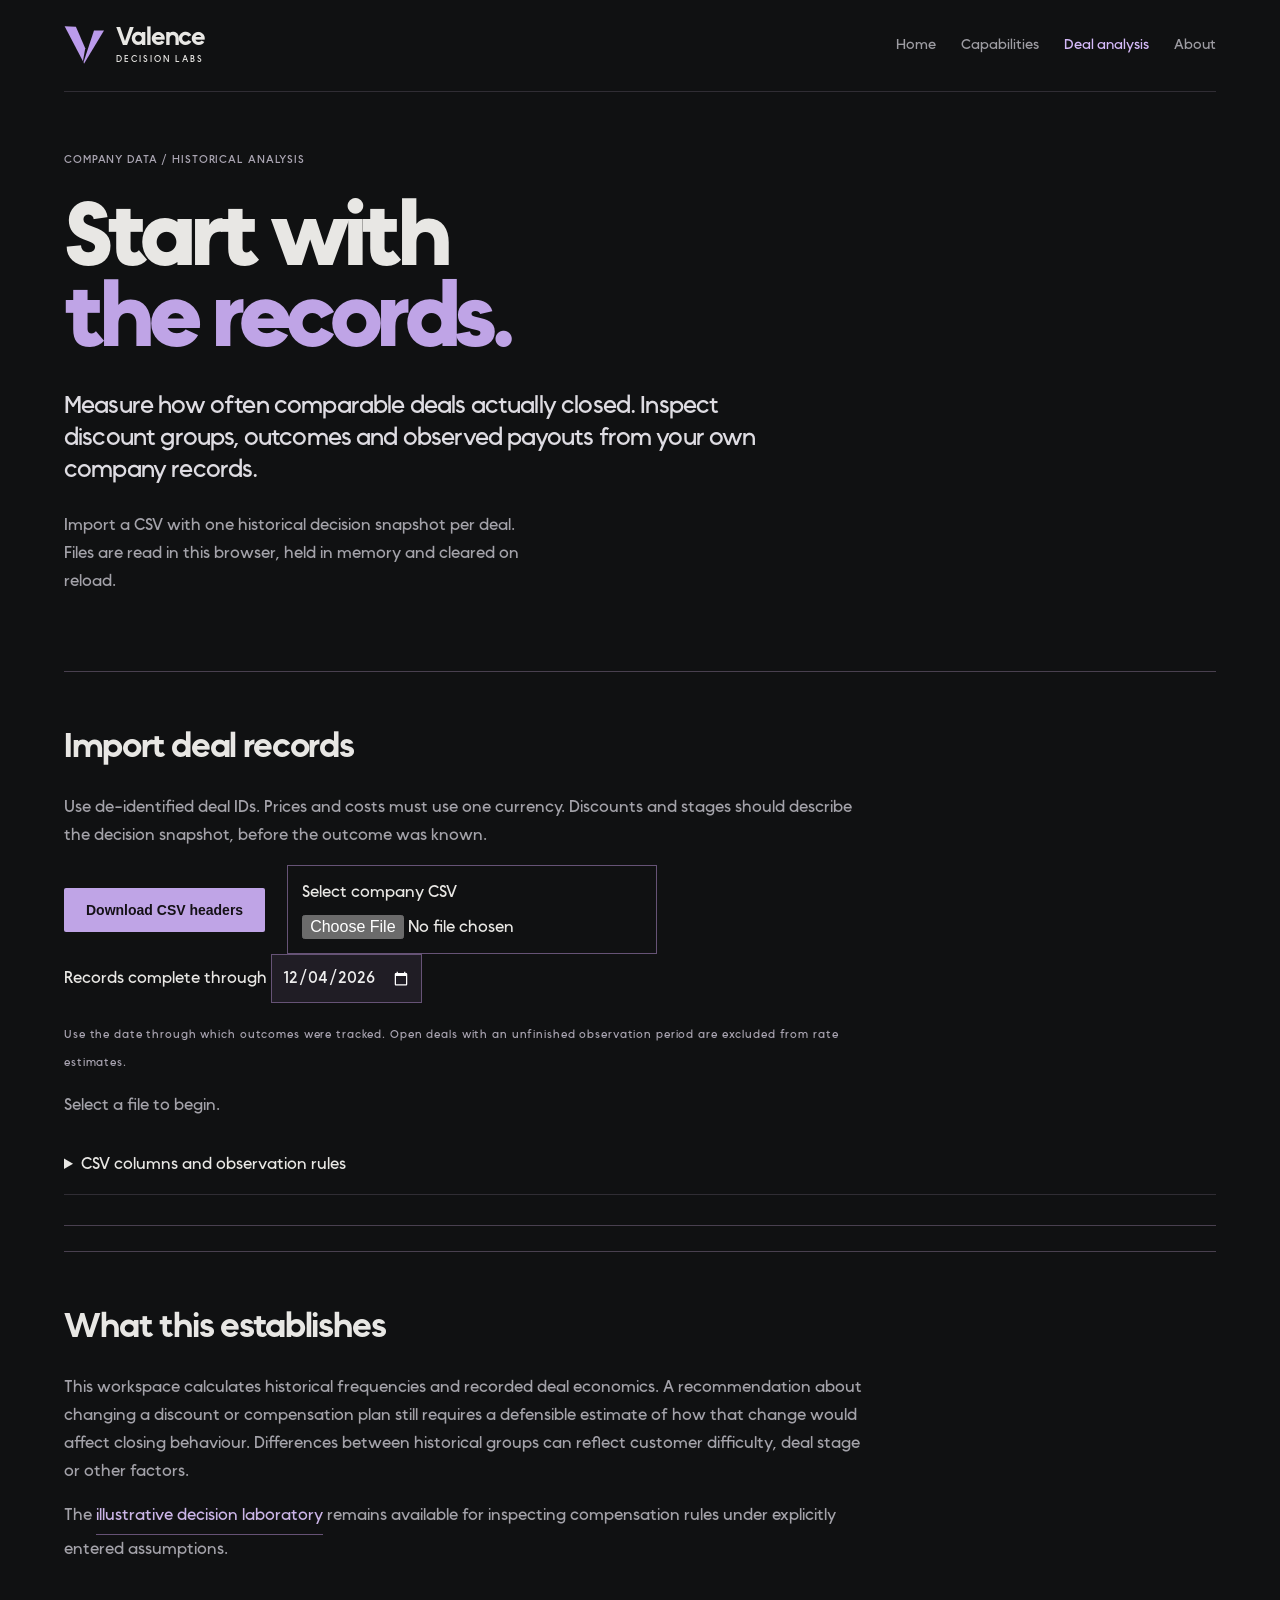
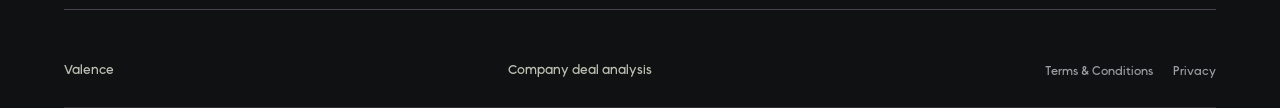
<file: deal-analysis.html>
<!doctype html>
<html lang="en">
<head>
<meta charset="utf-8"><meta name="referrer" content="no-referrer"><meta http-equiv="Content-Security-Policy" content="default-src 'self'; script-src 'self'; style-src 'self'; style-src-attr 'unsafe-inline'; img-src 'self'; font-src 'self'; connect-src 'none'; object-src 'none'; base-uri 'none'; form-action 'none'; frame-src 'none'"><meta name="viewport" content="width=device-width,initial-scale=1">
<title>Company deal analysis | Valence Decision Labs</title>
<link rel="stylesheet" href="styles.css"><link rel="stylesheet" href="deal-analysis.css">
</head><body>
<header><a class="brand" href="index.html" aria-label="Valence Decision Labs home"><img class="logo" src="logo.svg" alt="" width="40" height="40"><span class="brand-wordmark">Valence<small>Decision Labs</small></span></a><nav aria-label="Main navigation"><a href="index.html">Home</a><a href="capabilities.html">Capabilities</a><a href="deal-analysis.html" aria-current="page">Deal analysis</a><a href="about.html">About</a></nav></header>
<main>
<section class="analysis-intro"><div class="micro">Company data / historical analysis</div><h1>Start with<br><span class="accent">the records.</span></h1><p class="lead">Measure how often comparable deals actually closed. Inspect discount groups, outcomes and observed payouts from your own company records.</p><p>Import a CSV with one historical decision snapshot per deal. Files are read in this browser, held in memory and cleared on reload.</p></section>
<section class="analysis-panel"><h2>Import deal records</h2><p>Use de-identified deal IDs. Prices and costs must use one currency. Discounts and stages should describe the decision snapshot, before the outcome was known.</p>
<div class="analysis-actions"><a class="cta" href="deal-template.csv" download>Download CSV headers</a><label class="file-label" for="deals">Select company CSV<input id="deals" type="file" accept=".csv,text/csv"></label></div>
<label for="asof">Records complete through <input id="asof" type="date" required></label><p><small>Use the date through which outcomes were tracked. Open deals with an unfinished observation period are excluded from rate estimates.</small></p>
<p id="import-status" role="status" aria-live="polite">Select a file to begin.</p><button id="clear-data" class="secondary" type="button" hidden>Clear imported records</button>
<details><summary>CSV columns and observation rules</summary><p>Required columns are <code>deal_id, decision_date, outcome, close_date, list_price, discount_pct, stage</code>. Optional columns are <code>quota_attainment_pct, deal_cost, rep_commission, rep_bonus, actual_sale_price</code>.</p><ul><li>Dates use YYYY-MM-DD. Outcomes are won, lost or open. Won and lost records need a close_date on or after decision_date.</li><li>Use numeric prices and percentages without currency symbols or separators. Optional financial fields are nonnegative amounts.</li><li>decision_date is the historical point where the quoted discount and stage were known. Use one row per deal.</li><li>We measure closure by the end of the decision's calendar quarter and by the end of the following calendar quarter. Fiscal calendars and later snapshot updates are outside this version.</li><li>Rates use cohorts whose full observation window has elapsed by the selected completeness date. Financial totals use actual won records closed by that date.</li><li>actual_sale_price is the recorded selling price for a won deal. Keep discount_pct as the quote at the decision snapshot, even if the final price changed.</li></ul></details></section>
<section id="results" hidden>
<div class="analysis-toolbar"><h2>Observed results</h2><label for="stage-filter">Decision stage <select id="stage-filter"><option value="">All stages</option></select></label><label for="quota-filter">Quota position <select id="quota-filter"><option value="">All / unavailable</option><option value="below">Below 90%</option><option value="near">90% to below 100%</option><option value="above">100% and above</option></select></label></div>
<div class="analysis-metrics" id="metrics"></div>
<p id="window-note"></p>
<div class="analysis-table-wrap"><table><caption>Historical outcomes by discount at the decision snapshot</caption><thead><tr><th>Discount</th><th>Eligible deals</th><th>Won by same-quarter end</th><th>Won by next-quarter end</th><th>Next-quarter wins among deals still open at quarter-end</th></tr></thead><tbody id="cohort-rows"></tbody></table></div>
<p>The last column considers only deals that remained unresolved at the end of their decision quarter, with a complete following-quarter window. Ranges are 95% Wilson intervals for observed proportions. Small cohorts produce wider ranges. Grouping by discount does not establish that the discount caused the outcome. Stage filters use only the stage recorded at the decision date.</p>
<div class="analysis-panel"><h3>Actual closed-deal economics</h3><p id="financials"></p><p>Recorded rep pay = commission + bonus. Recorded deal contribution = actual sale value − recorded deal cost − recorded rep pay. Only won deals with all four optional financial fields enter this calculation. Confirm those fields contain the compensation and costs attributable to that deal.</p></div>
<div class="analysis-actions"><button id="export-report" type="button">Download cohort report</button></div>
</section>
<section class="analysis-panel"><h2>What this establishes</h2><p>This workspace calculates historical frequencies and recorded deal economics. A recommendation about changing a discount or compensation plan still requires a defensible estimate of how that change would affect closing behaviour. Differences between historical groups can reflect customer difficulty, deal stage or other factors.</p><p>The <a href="capabilities.html#interactive-lab" class="text-link">illustrative decision laboratory</a> remains available for inspecting compensation rules under explicitly entered assumptions.</p></section>
</main><footer><a href="index.html">Valence</a><span>Company deal analysis</span><nav aria-label="Legal"><a href="terms.html">Terms &amp; Conditions</a><a href="privacy.html">Privacy</a></nav></footer><script src="deal-analysis.js"></script></body></html>
</file>
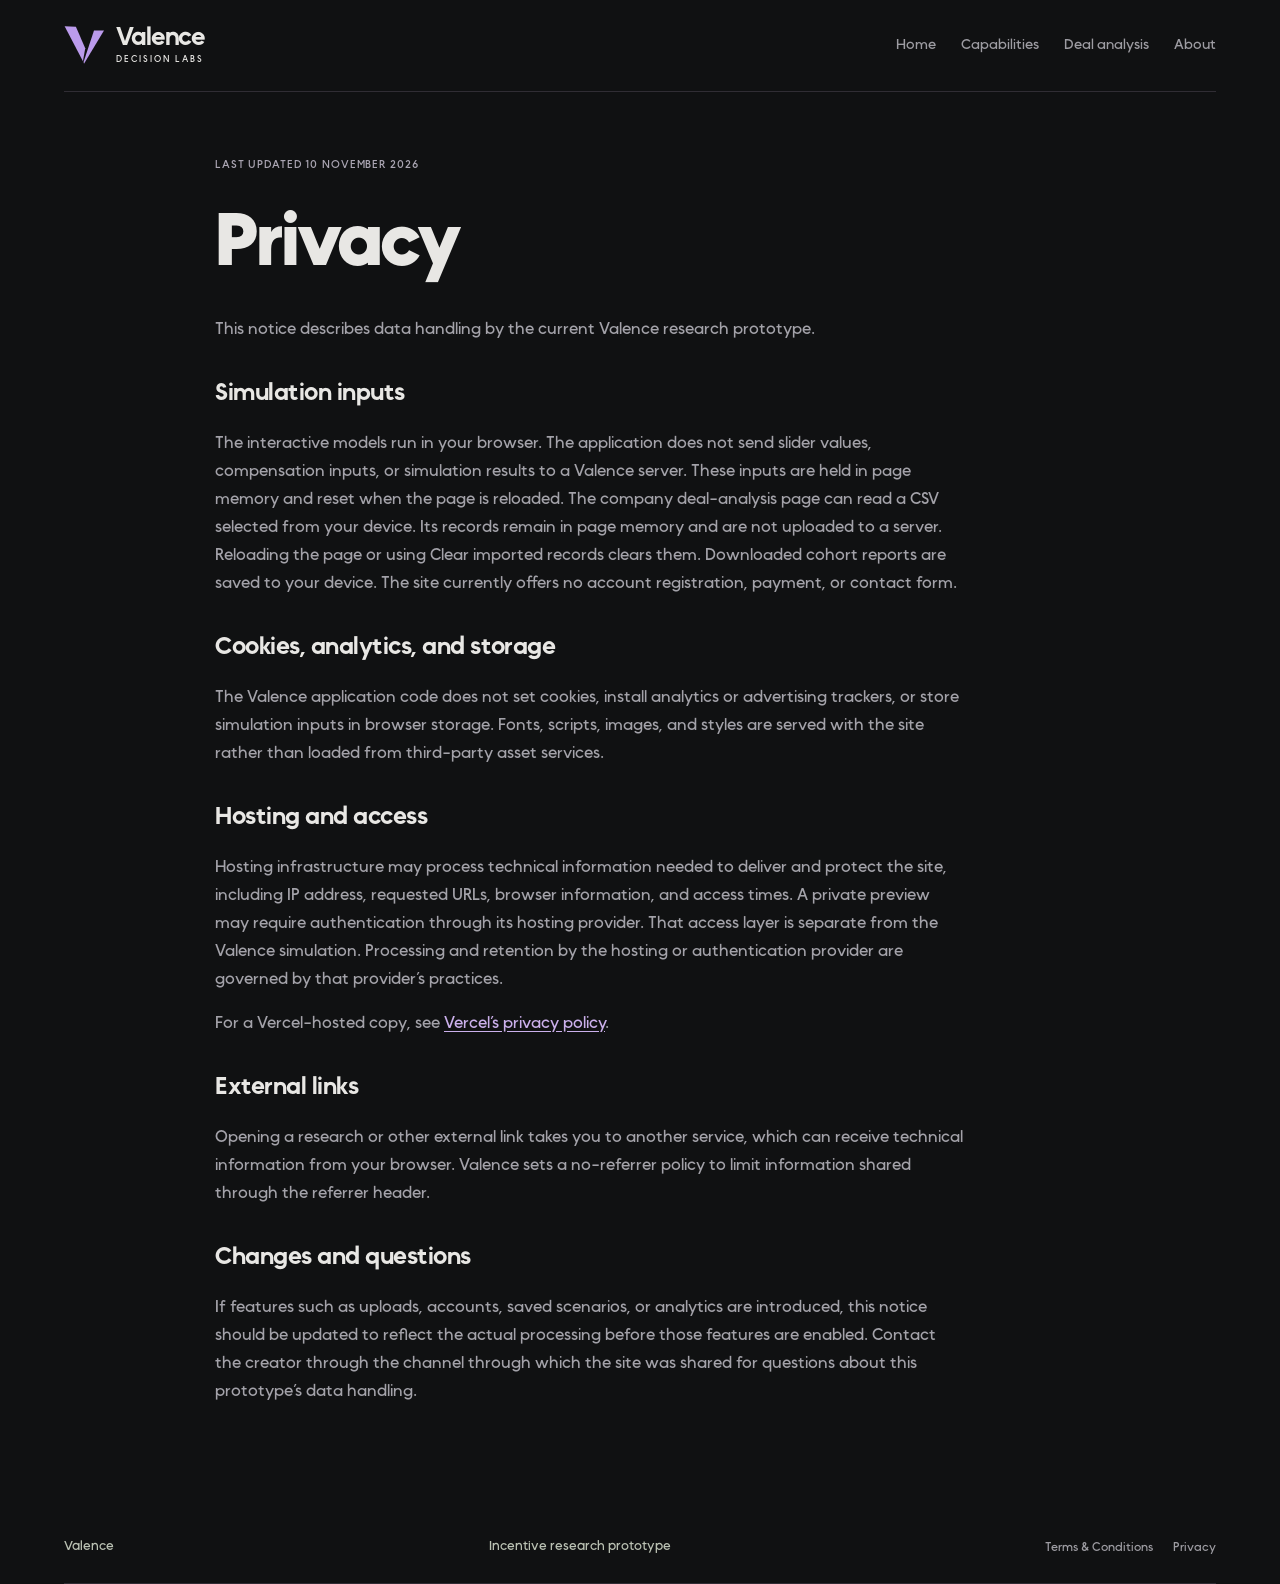
<file: privacy.html>
<!doctype html><html lang="en"><head><meta charset="utf-8"><meta name="viewport" content="width=device-width,initial-scale=1"><meta name="referrer" content="no-referrer"><meta http-equiv="Content-Security-Policy" content="default-src 'self'; script-src 'self'; style-src 'self'; style-src-attr 'unsafe-inline'; img-src 'self'; font-src 'self'; connect-src 'none'; object-src 'none'; base-uri 'none'; form-action 'none'; frame-src 'none'"><title>Privacy | Valence</title><link rel="stylesheet" href="styles.css"></head><body><header><a class="brand" href="index.html" aria-label="Valence Decision Labs home"><img class="logo" src="logo.svg" alt="" width="40" height="40"><span class="brand-wordmark">Valence<small>Decision Labs</small></span></a><nav aria-label="Main navigation"><a href="index.html">Home</a><a href="capabilities.html">Capabilities</a><a href="deal-analysis.html">Deal analysis</a><a href="about.html">About</a></nav></header><main class="legal-page"><div class="micro">Last updated 10 November 2026</div><h1>Privacy</h1>
<p>This notice describes data handling by the current Valence research prototype.</p>
<h2>Simulation inputs</h2><p>The interactive models run in your browser. The application does not send slider values, compensation inputs, or simulation results to a Valence server. These inputs are held in page memory and reset when the page is reloaded. The company deal-analysis page can read a CSV selected from your device. Its records remain in page memory and are not uploaded to a server. Reloading the page or using Clear imported records clears them. Downloaded cohort reports are saved to your device. The site currently offers no account registration, payment, or contact form.</p>
<h2>Cookies, analytics, and storage</h2><p>The Valence application code does not set cookies, install analytics or advertising trackers, or store simulation inputs in browser storage. Fonts, scripts, images, and styles are served with the site rather than loaded from third-party asset services.</p>
<h2>Hosting and access</h2><p>Hosting infrastructure may process technical information needed to deliver and protect the site, including IP address, requested URLs, browser information, and access times. A private preview may require authentication through its hosting provider. That access layer is separate from the Valence simulation. Processing and retention by the hosting or authentication provider are governed by that provider’s practices.</p>
<p>For a Vercel-hosted copy, see <a href="https://vercel.com/legal/privacy-policy" target="_blank" rel="noopener noreferrer">Vercel’s privacy policy</a>. 
<h2>External links</h2><p>Opening a research or other external link takes you to another service, which can receive technical information from your browser. Valence sets a no-referrer policy to limit information shared through the referrer header.</p>
<h2>Changes and questions</h2><p>If features such as uploads, accounts, saved scenarios, or analytics are introduced, this notice should be updated to reflect the actual processing before those features are enabled. Contact the creator through the channel through which the site was shared for questions about this prototype’s data handling.</p>
</main><footer><a href="index.html">Valence</a><span>Incentive research prototype</span><nav aria-label="Legal"><a href="terms.html">Terms &amp; Conditions</a><a href="privacy.html">Privacy</a></nav></footer></body></html>
</file>
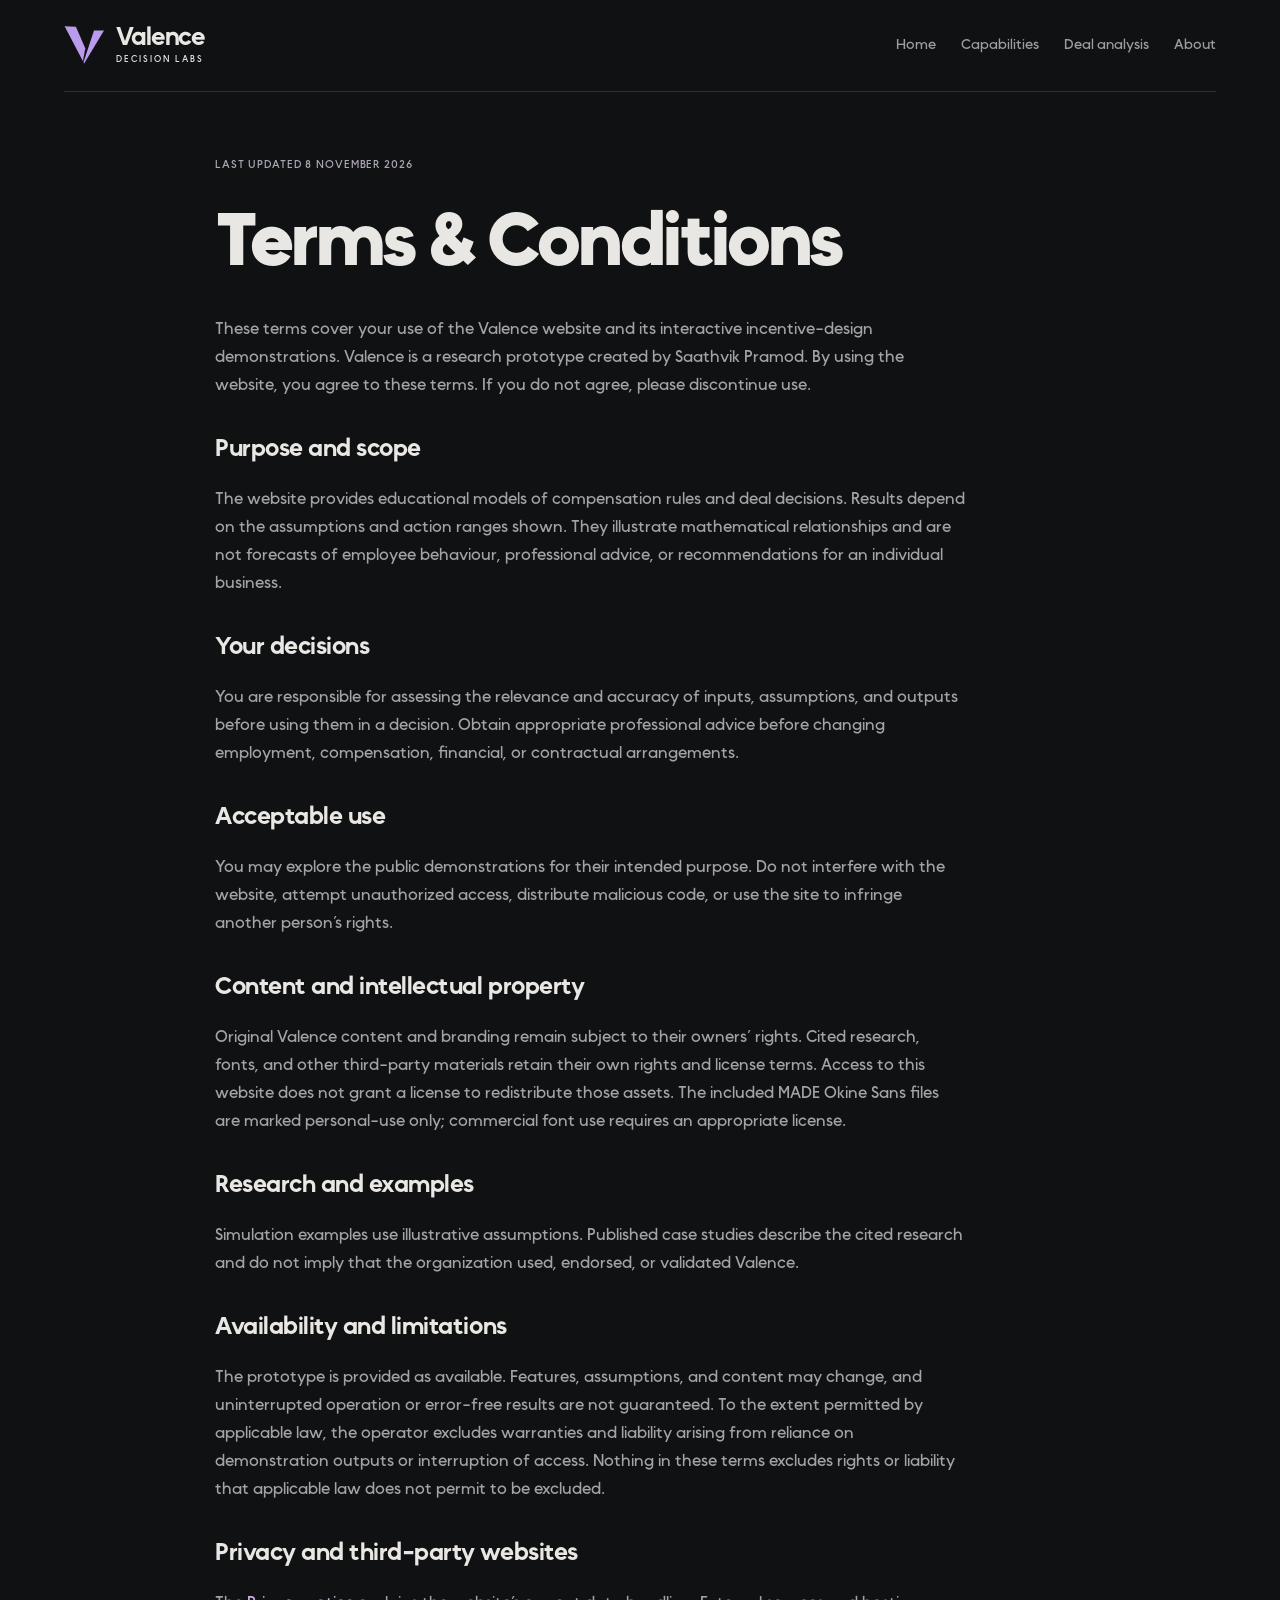
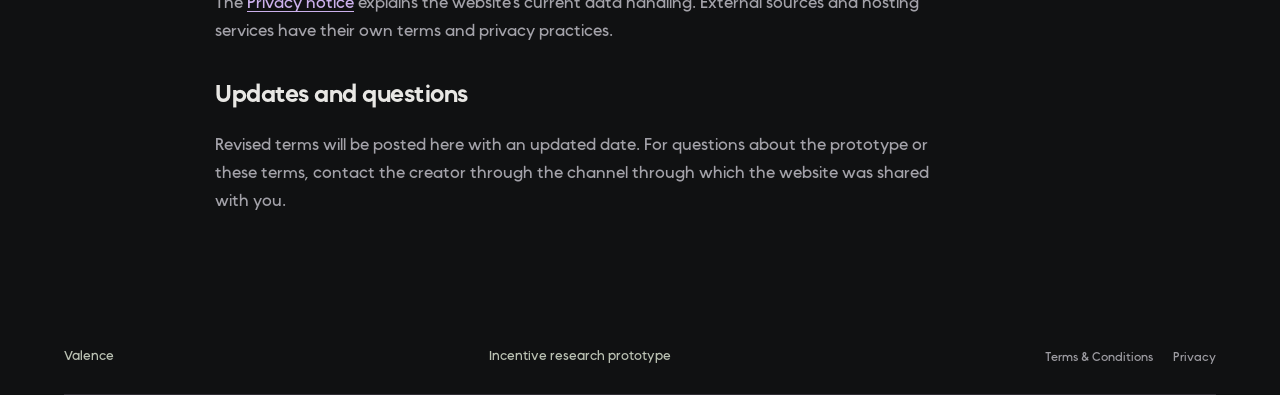
<file: terms.html>
<!doctype html><html lang="en"><head><meta charset="utf-8"><meta name="viewport" content="width=device-width,initial-scale=1"><meta name="referrer" content="no-referrer"><meta http-equiv="Content-Security-Policy" content="default-src 'self'; script-src 'self'; style-src 'self'; style-src-attr 'unsafe-inline'; img-src 'self'; font-src 'self'; connect-src 'none'; object-src 'none'; base-uri 'none'; form-action 'none'; frame-src 'none'"><title>Terms &amp; Conditions | Valence</title><link rel="stylesheet" href="styles.css"></head><body><header><a class="brand" href="index.html" aria-label="Valence Decision Labs home"><img class="logo" src="logo.svg" alt="" width="40" height="40"><span class="brand-wordmark">Valence<small>Decision Labs</small></span></a><nav aria-label="Main navigation"><a href="index.html">Home</a><a href="capabilities.html">Capabilities</a><a href="deal-analysis.html">Deal analysis</a><a href="about.html">About</a></nav></header><main class="legal-page"><div class="micro">Last updated 8 November 2026</div><h1>Terms &amp; Conditions</h1>
<p>These terms cover your use of the Valence website and its interactive incentive-design demonstrations. Valence is a research prototype created by Saathvik Pramod. By using the website, you agree to these terms. If you do not agree, please discontinue use.</p>
<h2>Purpose and scope</h2><p>The website provides educational models of compensation rules and deal decisions. Results depend on the assumptions and action ranges shown. They illustrate mathematical relationships and are not forecasts of employee behaviour, professional advice, or recommendations for an individual business.</p>
<h2>Your decisions</h2><p>You are responsible for assessing the relevance and accuracy of inputs, assumptions, and outputs before using them in a decision. Obtain appropriate professional advice before changing employment, compensation, financial, or contractual arrangements.</p>
<h2>Acceptable use</h2><p>You may explore the public demonstrations for their intended purpose. Do not interfere with the website, attempt unauthorized access, distribute malicious code, or use the site to infringe another person’s rights.</p>
<h2>Content and intellectual property</h2><p>Original Valence content and branding remain subject to their owners’ rights. Cited research, fonts, and other third-party materials retain their own rights and license terms. Access to this website does not grant a license to redistribute those assets. The included MADE Okine Sans files are marked personal-use only; commercial font use requires an appropriate license.</p>
<h2>Research and examples</h2><p>Simulation examples use illustrative assumptions. Published case studies describe the cited research and do not imply that the organization used, endorsed, or validated Valence.</p>
<h2>Availability and limitations</h2><p>The prototype is provided as available. Features, assumptions, and content may change, and uninterrupted operation or error-free results are not guaranteed. To the extent permitted by applicable law, the operator excludes warranties and liability arising from reliance on demonstration outputs or interruption of access. Nothing in these terms excludes rights or liability that applicable law does not permit to be excluded.</p>
<h2>Privacy and third-party websites</h2><p>The <a href="privacy.html">Privacy notice</a> explains the website’s current data handling. External sources and hosting services have their own terms and privacy practices.</p>
<h2>Updates and questions</h2><p>Revised terms will be posted here with an updated date. For questions about the prototype or these terms, contact the creator through the channel through which the website was shared with you.</p>
</main><footer><a href="index.html">Valence</a><span>Incentive research prototype</span><nav aria-label="Legal"><a href="terms.html">Terms &amp; Conditions</a><a href="privacy.html">Privacy</a></nav></footer></body></html>
</file>
<file: styles.css>
*{box-sizing:border-box}html{scroll-behavior:smooth}body{background:#181b1a;color:#e6e7da;font:16px/1.55 'Arial',sans-serif;margin:0}main,header,footer{width:min(90%,1400px);margin:auto}header,footer,.bar{display:flex;align-items:center;justify-content:space-between;border-bottom:1px solid #414641;padding:22px 0;gap:20px}a{color:inherit;text-decoration:none}a:hover{color:#d4e996}.brand{font-weight:650;font-size:24px;letter-spacing:-1.3px}.mark{color:#d1e88e;display:inline-block;transform:skew(-21deg);letter-spacing:-5px;margin-right:14px}nav{display:flex;gap:25px;font-size:14px}.hero{display:grid;grid-template-columns:1fr 1fr;align-items:center;padding:65px 0 54px;gap:3vw}.micro,small{font:12px/1.5 monospace;letter-spacing:.08em;color:#b8c3ae}.micro{text-transform:uppercase}.micro i{display:inline-block;width:7px;height:7px;background:#cce998;border-radius:50%;margin-right:9px}h1,h2{font-weight:450;letter-spacing:-.065em;line-height:1.02}h1{font-size:clamp(55px,6.6vw,106px);margin:24px 0}h1 em,h2 em{font-family:Georgia,serif;font-weight:400;color:#cadd9c}p{color:#bec4bc;max-width:48ch}.cta,button{display:inline-block;background:#d0e49b;color:#1d251a;border:0;border-radius:3px;padding:13px 19px;margin:15px 0;font:600 14px Arial;cursor:pointer}.cta:hover,button:hover{background:#e2f0c1}.plate{background:#202522;position:relative;padding:16px;aspect-ratio:1.24;display:flex;flex-direction:column;justify-content:space-between;overflow:hidden}.plate canvas{position:absolute;inset:0;width:100%;height:100%}.plate small{position:relative;font-size:10px}.plate small:last-child{text-align:right}section{scroll-margin-top:20px}.lab{border-top:1px solid #55604f;padding:35px 0 55px}.lab h2,#notes h2{font-size:clamp(40px,5vw,76px);margin:18px 0}.work{display:grid;grid-template-columns:1fr 1.3fr;gap:7%;margin-top:28px;border-block:1px solid #424841;padding:24px 0}.controls label{display:block;margin:14px 0}input{width:100%;accent-color:#cde49b}output{float:right}.graph{width:100%;height:170px}.result{color:#d3e5ad;min-height:3em}details{padding:17px 0;border-bottom:1px solid #464c45}summary{cursor:pointer}footer{margin-top:52px;font-size:13px;color:#bac1b3}.rise{animation:enter .8s ease-out both}@keyframes enter{from{opacity:0;transform:translateY(14px)}}@media(max-width:760px){.hero,.work{grid-template-columns:1fr}.hero{padding:35px 0}.plate{margin-top:18px;aspect-ratio:1.6}nav{gap:12px}header{gap:10px}.brand{font-size:21px}}@media(prefers-reduced-motion:reduce){*{scroll-behavior:auto!important;animation:none!important}}

:root{color-scheme:dark}body{background:#101112;color:#e8e7e4}header{padding:25px 0}.mark{color:#bfa4e6}nav a{color:#9d9ca2}nav a:hover{color:#d0b7f4}.hero{grid-template-columns:1.05fr 1fr;padding:60px 0 90px;gap:9%}h1{font-size:clamp(60px,7.6vw,118px);font-weight:750;letter-spacing:-.075em;line-height:.9;margin:30px 0}h1 em{color:#e8e7e4;font:inherit}h1 .accent{color:#bfa4e6}.micro,small{color:#aaa5b2;font-size:11px}.lead{font-size:24px;line-height:1.35;color:#dedce2;letter-spacing:-.035em}p{color:#a3a2a9;line-height:1.75}.cta,button{background:#bfa4e6;color:#141116;padding:14px 22px;border-radius:2px}.cta:hover,button:hover{background:#d0b9ee}input{accent-color:#bfa4e6}.study{border:1px solid #353138;background:#161518;padding:26px;align-self:center}.study-head,.timeline,.readout{display:flex;justify-content:space-between;align-items:center;gap:10px}.study-head{font:10px monospace;letter-spacing:.08em;border-bottom:1px solid #373139;padding-bottom:20px}.live{color:#bfa4e6}.timeline{font:10px monospace;color:#8e8995;margin-top:26px}.deal{padding:35px 0 26px}.deal h3{font-size:44px;letter-spacing:-.05em;line-height:1.08;font-weight:500;margin:15px 0 27px}.path{display:flex;gap:5px}.path span{height:4px;flex:1;background:#bfa4e6;animation:fill 4s infinite;transform-origin:left}.path span:nth-child(2){animation-delay:.2s}.path span:nth-child(3){animation-delay:.4s}.path span:nth-child(4){animation-delay:.6s}.path span:nth-child(5){animation-delay:.8s}.path span:nth-child(6){animation-delay:1s}.path span:nth-child(7){animation-delay:1.2s}.readout{border-top:1px solid #333036;padding:18px 0;font-size:13px;color:#aaa5af}.readout strong{font-size:25px;letter-spacing:-.04em;font-weight:500;color:#ddd6e7}.readout .bonus{color:#bfa4e6}.finding{display:flex;align-items:center;gap:17px;border-block:1px solid #403746;padding:20px 0;margin:0 0 20px;color:#9f96aa;font-size:14px}.finding b{color:#d8c5ee;font-weight:500}.cross{font-size:34px;color:#bfa4e6}.study-link{font-size:13px}.study-note{display:block;margin-top:22px;font-size:10px}.principle{border-top:1px solid #302e34;padding:70px 0}.principle p{font-size:clamp(28px,3.7vw,55px);color:#e0dce4;letter-spacing:-.045em;line-height:1.2;max-width:none;margin-bottom:0}.principle p span{color:#a78acb}.lab{padding:65px 0 80px;border-color:#353039}.lab h2,#notes h2,.closing h2{font-weight:500;letter-spacing:-.06em}h2 em{font:inherit;color:#bfa4e6}.work{gap:10%;border-color:#353039;margin-top:40px;padding:35px 0}.bar,details,header,footer{border-color:#302d34}.result{color:#c4afdf}.graph{height:210px}#notes{padding:40px 0}.closing{text-align:center;padding:100px 0 80px}.closing h2{font-size:clamp(50px,7vw,100px);line-height:1;margin:25px 0}.reveal{opacity:0;transform:translateY(25px);transition:opacity .8s,transform .8s}.reveal.visible{opacity:1;transform:none}a,button{transition:background .2s,color .2s}footer{margin-top:0;padding:26px 0}@keyframes fill{0%,12%{transform:scaleX(.05);opacity:.25}45%,80%{transform:scaleX(1);opacity:1}100%{opacity:.25}}@media(max-width:760px){.hero{grid-template-columns:1fr;gap:35px;padding-top:36px}.study{width:100%}h1{font-size:clamp(60px,13vw,95px)}.work{gap:24px}.principle{padding:45px 0}}@media(prefers-reduced-motion:reduce){.reveal{opacity:1;transform:none}.path span{animation:none}}

.brand{display:flex;align-items:center;gap:12px;letter-spacing:-.06em}.logo{width:34px;height:34px}.sim-controls{display:grid;grid-template-columns:1fr 1fr;gap:8px 24px}.sim-controls label{font-size:13px}.sim-controls output{color:#d8c2f5}select{width:100%;padding:11px;background:#201d25;color:#eee;border:1px solid #49404f;font:inherit}.work{grid-template-columns:1fr 1.15fr;gap:5%}.graph{height:290px}.metric-row{display:grid;grid-template-columns:1fr 1fr;gap:20px;padding:20px 0;border-bottom:1px solid #353039}.metric-row small{display:block}.metric-row strong{display:block;font-size:25px;font-weight:500}.actions{display:flex;gap:12px;flex-wrap:wrap}.secondary{background:transparent;color:#cbb5e9;border:1px solid #665376}.legend{display:flex;gap:18px;font-size:12px;color:#aaa}.steps{display:flex;gap:15px;font:11px monospace;color:#8c8694;margin-top:20px}.steps .active{color:#ddc5ff}.case{border-block:1px solid #353039;padding:65px 0}.case h2{font-size:clamp(36px,5vw,65px);max-width:800px;margin:20px 0}.case-grid{display:grid;grid-template-columns:1fr 1fr;gap:8%}.case a{text-decoration:underline;text-underline-offset:4px;color:#c7abec}.finding{animation:none}.result{font-size:14px}.case p{max-width:60ch}button:disabled{opacity:.6}input,select,button,a{outline-offset:5px}.study h3{font-size:40px}@media(max-width:760px){.work,.case-grid{grid-template-columns:1fr}.sim-controls{grid-template-columns:1fr 1fr}.metric-row strong{font-size:21px}.steps{flex-wrap:wrap}nav{font-size:12px;gap:12px}}

/* Preserve headline layout while revealing individual characters. */
.typing-character { visibility: hidden; position: relative; }
.typing-character.typed { visibility: visible; }
.typing-character.cursor::after {
  content: '';
  position: absolute;
  left: 100%;
  top: .12em;
  width: .035em;
  height: .8em;
  margin-left: .035em;
  background: currentColor;
}
.typing-complete .cursor::after { animation: caret-blink 1s step-end infinite; }
@keyframes caret-blink { 0%, 49% { opacity: 1; } 50%, 100% { opacity: 0; } }
@media (prefers-reduced-motion: reduce) {
  .typing-complete .cursor::after { animation: none; }
}

@font-face { font-family: "MADE Okine Sans"; src: url("fonts/OkineSans-Light.otf") format("opentype"); font-weight: 300; font-style: normal; font-display: swap; }
@font-face { font-family: "MADE Okine Sans"; src: url("fonts/OkineSans-Regular.otf") format("opentype"); font-weight: 400; font-style: normal; font-display: swap; }
@font-face { font-family: "MADE Okine Sans"; src: url("fonts/OkineSans-Medium.otf") format("opentype"); font-weight: 500; font-style: normal; font-display: swap; }
@font-face { font-family: "MADE Okine Sans"; src: url("fonts/OkineSans-Bold.otf") format("opentype"); font-weight: 700; font-style: normal; font-display: swap; }
@font-face { font-family: "MADE Okine Sans"; src: url("fonts/OkineSans-Black.otf") format("opentype"); font-weight: 900; font-style: normal; font-display: swap; }
body, button, select, input, small, .micro, .study-head, .timeline, .steps { font-family: "MADE Okine Sans", Arial, sans-serif; }
h1 em, h2 em { font-family: inherit; }
.cap-intro { padding: 90px 0 65px; max-width: 1000px; }
.cap-intro h1 { font-size: clamp(52px,7vw,100px); line-height: .98; }
.cap-intro p { font-size: 21px; max-width: 650px; }
.cap-jump { display:flex; gap: 25px; flex-wrap:wrap; padding: 20px 0; border-block:1px solid #353039; color:#b8a8cc; font-size:14px; }
.cap-section { padding: 75px 0; border-bottom:1px solid #353039; }
.cap-section h2 { font-size:clamp(34px,4.5vw,64px); margin:15px 0 30px; max-width:850px; }
.cap-split { display:grid; grid-template-columns:.9fr 1.1fr; gap:8%; align-items:start; }
.cap-section p { max-width:60ch; }
.cap-section h3 { font-size:23px; font-weight:500; letter-spacing:-.025em; }
.cap-demo { border:1px solid #39333f; padding:25px; background:#161518; }
.cap-demo label { display:block; font-size:14px; margin:14px 0; }
.cap-demo output { color:#c9afea; }
.cap-demo canvas { width:100%; height:190px; display:block; }
.cap-table-wrap { overflow-x:auto; }
.cap-table { width:100%; border-collapse:collapse; text-align:left; font-size:14px; font-variant-numeric:tabular-nums; }
.cap-table th { font-weight:400; color:#ada3b8; }
.cap-table td,.cap-table th { padding:17px 12px 17px 0; border-bottom:1px solid #38313f; white-space:nowrap; }
.cap-table .preferred { color:#dcc6f9; }
.cap-feedback { min-height:4.5em; color:#c7b1e3; font-size:14px; }
.word-reveal .reveal-word { display:inline-block; opacity:0; transform:translateY(10px); transition:opacity .6s,transform .6s; transition-delay:var(--delay); }
.word-reveal.visible .reveal-word { opacity:1; transform:none; }
.result-arrival { animation:result-arrival .45s ease-out both; }
@keyframes result-arrival { from {opacity:.2;transform:translateY(7px)} to {opacity:1;transform:none} }
.scope-list { padding-left:20px; color:#aaa3b0; line-height:1.8; }
nav a[aria-current="page"] { color:#d5baf9; }
@media(max-width:850px) { .cap-split {grid-template-columns:1fr;gap:25px} header {flex-wrap:wrap}nav{flex-wrap:wrap}.cap-intro{padding:50px 0}.cap-demo{padding:18px} }
@media(prefers-reduced-motion:reduce) { .word-reveal .reveal-word{opacity:1;transform:none;transition:none} }

h1 {font-weight:700; font-size:clamp(54px,6.7vw,104px); letter-spacing:-.065em;}
.brand {font-weight:500;}
@media(max-width:760px){h1{font-size:clamp(44px,11vw,82px)}}

.curve-legend { color:#bfa4e6; }
.legal-page {max-width:850px;padding:65px 0 90px;}
.legal-page h1{font-size:clamp(38px,6vw,74px);line-height:1.1;letter-spacing:-.04em;}
.legal-page h2{font-size:24px;letter-spacing:-.02em;line-height:1.3;margin-top:35px;}
.legal-page p{max-width:75ch;}
.legal-page a{color:#cbb0eb;text-decoration:underline;text-underline-offset:3px;}
footer{flex-wrap:wrap;}footer nav{font-size:12px;gap:20px;}

.auto-lab {display:grid;grid-template-columns:1fr 1.1fr;gap:7%;border-block:1px solid #39313f;padding:30px 0;margin:35px 0;}
.auto-status {display:flex;justify-content:space-between;align-items:center;gap:15px;flex-wrap:wrap;}
.pause-demo {font-size:11px;padding:7px 10px;margin:0;}
.auto-lab h3 {font-size:clamp(25px,3vw,42px);line-height:1.2;letter-spacing:-.04em;min-height:2.4em;margin:30px 0 12px;font-weight:500;}
.auto-lab p {min-height:6em;}
.demo-curve {width:100%;height:230px;display:block;}
.auto-track {display:flex;gap:8px;margin:30px 0;}
.auto-track span {height:3px;background:#38303f;flex:1;transition:background .4s;}
.auto-track span.active {background:#bfa4e6;}
.text-link {display:inline-block;color:#cbb5e7;border-bottom:1px solid #665275;padding-bottom:5px;}
.about-intro {padding:80px 0;max-width:1050px;}
.about-intro h1 {font-size:clamp(50px,7vw,100px);line-height:1.04;}
.about-intro h1 em {color:#bfa4e6;font:inherit;}
.about-intro .lead {max-width:720px;}
.about-story {display:grid;grid-template-columns:.55fr 1.45fr;gap:8%;padding:65px 0;border-top:1px solid #38313f;}
.about-story h2 {font-size:clamp(35px,4.4vw,63px);margin:0 0 30px;}
.about-story p {max-width:68ch;}
.about-question {padding:70px 0;border-top:1px solid #38313f;}
.about-question p {font-size:clamp(25px,3.5vw,49px);line-height:1.45;letter-spacing:-.045em;max-width:100%;color:#ddd6e8;}
.about-question em {font-style:normal;color:#bfa4e6;}
.word-reveal .accent {color:#bfa4e6;}
@media(max-width:850px){.auto-lab,.about-story{grid-template-columns:1fr;gap:25px}.about-intro{padding:45px 0}.auto-lab h3,.auto-lab p{min-height:0}.cap-intro h1{font-size:clamp(38px,8vw,80px)}}

/* Split-V identity and compact header wordmark. */
.brand .logo{width:40px;height:40px;flex-shrink:0}
.brand-wordmark{display:flex;flex-direction:column;gap:5px;font-size:25px;line-height:1;letter-spacing:-.045em}
.brand-wordmark small{font-family:inherit;font-size:9px;line-height:1.2;letter-spacing:.22em;text-transform:uppercase;color:inherit;white-space:nowrap}
@media(max-width:760px){.brand{gap:9px}.brand .logo{width:32px;height:32px}.brand-wordmark{font-size:21px}.brand-wordmark small{font-size:7.5px}}
</file>
<file: deal-analysis.css>
.analysis-intro{padding:60px 0 35px}.analysis-intro h1{font-size:clamp(52px,7vw,100px)}.analysis-panel{border-block:1px solid #49404f;padding:30px 0;margin:25px 0}.analysis-panel h2,.analysis-toolbar h2{font-size:34px;letter-spacing:-.04em}.analysis-panel p{max-width:80ch}.analysis-panel code{overflow-wrap:anywhere;color:#ddc5ff}.analysis-actions{display:flex;gap:22px;align-items:center;flex-wrap:wrap}.analysis-actions .cta{margin:0}.file-label{border:1px solid #665376;padding:14px;display:block}input[type=file]{display:block;max-width:100%;font:inherit;margin-top:10px}input[type=date]{width:auto;background:#201d25;color:#eee;padding:10px;border:1px solid #665376;font:inherit}.analysis-toolbar{display:flex;align-items:end;gap:24px;flex-wrap:wrap}.analysis-toolbar label{min-width:180px}.analysis-metrics{display:flex;gap:45px;flex-wrap:wrap;padding:30px 0}.analysis-metrics strong{display:block;font-size:42px;color:#d8c2f5}.analysis-metrics span{font-size:14px}.analysis-table-wrap{overflow-x:auto}table{width:100%;border-collapse:collapse;text-align:left;min-width:620px}caption{text-align:left;padding:20px 0;font-size:20px}th,td{padding:18px 12px;border-bottom:1px solid #49404f}th{font-weight:500;color:#d8c2f5}td small{display:block;font:12px/1.5 inherit;letter-spacing:0}#import-status{white-space:pre-line}#import-status.error{color:#ffb4ac}#results p{max-width:85ch}[hidden]{display:none!important}@media(max-width:650px){header{flex-wrap:wrap}header nav{width:100%;justify-content:space-between}.analysis-intro{padding-top:30px}.analysis-actions{align-items:stretch;flex-direction:column}.analysis-metrics{gap:24px}}
</file>
